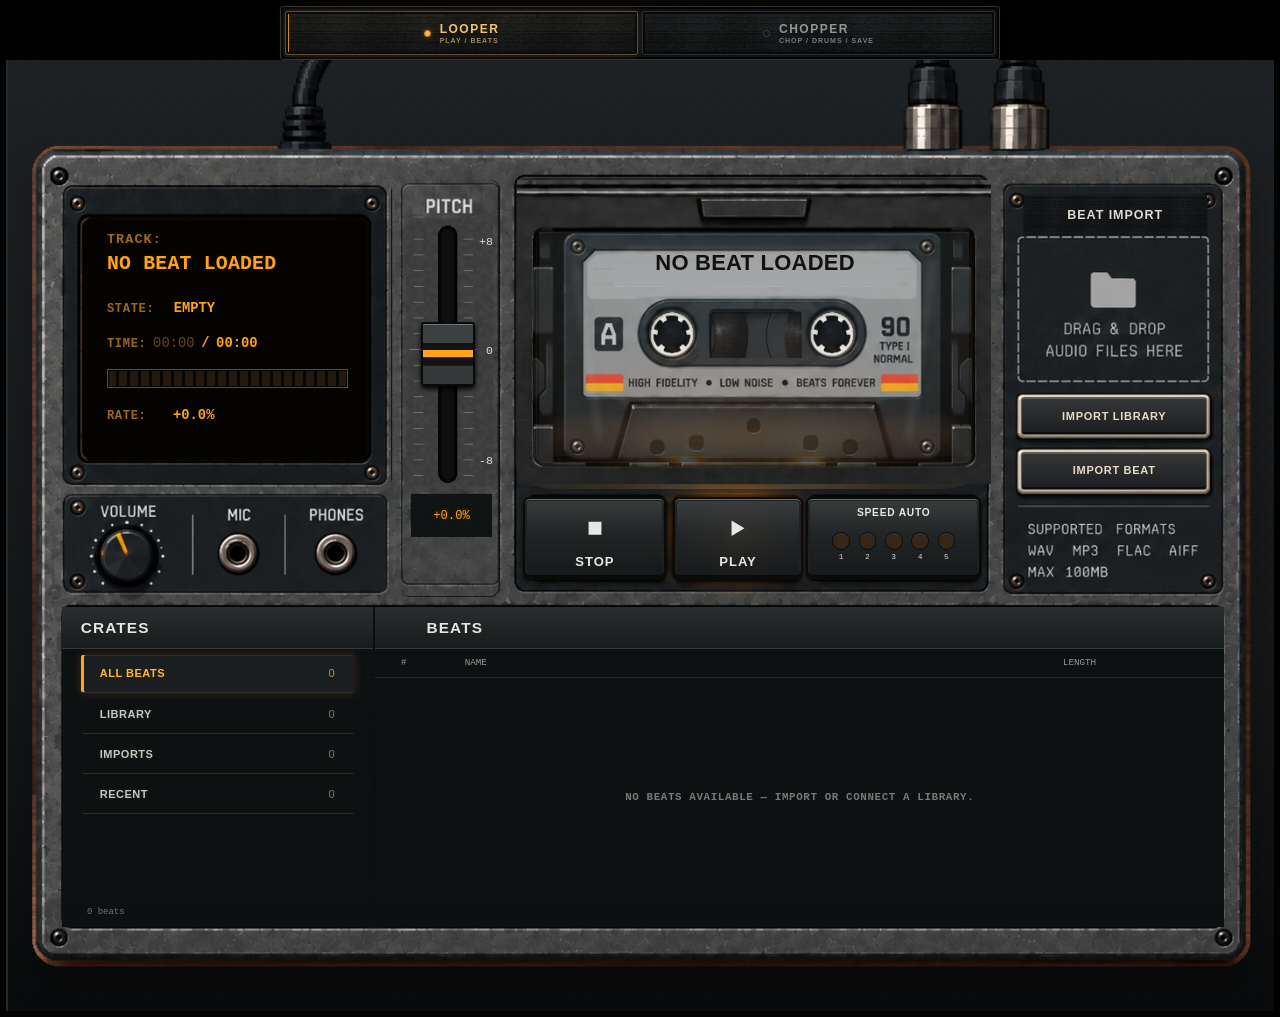
<file: index.html>
<!doctype html>
<html lang="fr">
<head>
<meta charset="utf-8">
<meta name="viewport" content="width=device-width,initial-scale=1,viewport-fit=cover">
<meta name="theme-color" content="#141618">
<meta name="referrer" content="no-referrer">
<title>Scratch Practice Station</title>
<link rel="manifest" href="manifest.json">
<link rel="stylesheet" href="./css/tokens.css">
<link rel="stylesheet" href="./css/shared.css">
<link rel="stylesheet" href="./css/base.css?v=clean-tape-modes-190926-6">
<link rel="stylesheet" href="./css/looper.css?v=cabin-lamps-200926-28">
<link rel="stylesheet" href="./css/clean-ui.css">
<link rel="stylesheet" href="./css/chopper-drum-controls.css">
<link rel="stylesheet" href="./css/chopper-deck-texture.css" data-chopper-deck-texture="1">
</head>
<body>
<div id="appBootError" role="alert" aria-live="assertive"></div>
<div class="app">
<div class="machine">
  <div class="compatHidden" aria-hidden="true">
    <div class="stableBrand">
      <div class="stableBrandMark">SP</div>
      <div class="stableBrandName">SCRATCH PRACTICE</div>
    </div>

    <div class="headerDeckPill">
      <div class="headerDeckIcon" aria-hidden="true"></div>
      <div class="headerDeckText">
        <div id="deckTrack" class="headerDeckTitle">NO BEAT LOADED</div>
        <div id="deckInfo" class="headerDeckMeta">IMPORT A WAV/MP3 TO START.</div>
      </div>
      <button id="headerCrateToggle" class="headerDeckCaret" type="button" aria-label="Ouvrir la beat crate">▾</button>
    </div>
  </div>

  <div class="tabs mainModeTabs" role="tablist" aria-label="Main workstation mode">
    <button class="tab active" data-tab="looper" type="button" role="tab" aria-selected="true">
      <span class="tabLed"></span>
      <span class="tabCopy"><b>LOOPER</b><small>PLAY / BEATS</small></span>
    </button>
    <button class="tab" data-tab="chopper" type="button" role="tab" aria-selected="false">
      <span class="tabLed"></span>
      <span class="tabCopy"><b>CHOPPER</b><small>CHOP / DRUMS / SAVE</small></span>
    </button>
  </div>

  <!-- LOOPER -->
  <section id="looper" class="screen active">
    <div class="looper66Shell">
      <div class="looper66Workspace">
        <img class="looper66RearCables" src="assets/looper-ui/120927/rear-cables.webp" width="1448" height="1086" alt="" aria-hidden="true" draggable="false">
        <img class="looper66DeckShell" src="assets/looper-ui/120927/deck-shell.webp" width="1448" height="1086" alt="" aria-hidden="true" draggable="false">
        <img class="looper66CassetteSupport" src="assets/looper-ui/120927/reader-mechanism.webp" width="550" height="366" alt="" aria-hidden="true" draggable="false">
        <img class="looper66ReadoutPanel" src="assets/looper-ui/120927/readout-panel.webp" width="380" height="355" alt="" aria-hidden="true" draggable="false">
        <section class="panel looperMainPanel" aria-label="Deck cassette du Looper">
          <div id="looperDropzoneBtn" class="cassetteDeck" role="group" aria-label="Lecteur cassette et commandes du looper">
            <div class="cassetteMechanism" aria-hidden="true">
              <img class="cassetteReel cassetteReelLeft" src="assets/looper-ui/120927/reel-animation.webp" width="64" height="64" alt="" draggable="false">
              <img class="cassetteReel cassetteReelRight" src="assets/looper-ui/120927/reel-animation.webp" width="64" height="64" alt="" draggable="false">
              <img class="cassetteTape" src="assets/looper-ui/120927/cassette.webp" width="435" height="262" alt="" draggable="false">
            </div>
            <span class="cassetteCabinLight" aria-hidden="true"></span>
            <img class="cassetteReferenceOverlay" src="assets/looper-ui/120927/cassette-reference-overlay.webp?v=symmetric-bezel-200926-8" width="542" height="347" alt="" aria-hidden="true" draggable="false">
            <span id="cassetteBeatName" class="cassetteBeatName">NO BEAT LOADED</span>
            <div class="deckReadout" role="status" aria-live="polite">
              <button id="deckReadoutTrack" class="deckReadoutTrack" type="button" popovertarget="deckTrackDetails" aria-label="Afficher le titre complet">NO BEAT LOADED</button>
              <div class="deckReadoutState"><small>STATE:</small><strong id="deckTransportState">EMPTY</strong></div>
              <div class="deckReadoutTime"><small>TIME:</small><span id="deckTimeCurrent">00:00</span><span>/</span><span id="deckTimeDuration">00:00</span></div>
              <div class="deckReadoutMeter" aria-hidden="true"><i id="deckProgressFill"></i></div>
              <div class="deckReadoutRateRow"><small>RATE:</small><strong id="deckSpeedReadout" class="deckReadoutRate">+0.0%</strong></div>
              <span id="deckReadoutHint" class="compatHidden">LOAD A BEAT TO START</span>
              <span class="compatHidden"><span id="deckSpeedEcho">100%</span><span id="deckAutoReadout">OFF</span><span id="autoLooperCompactStatus">OFF</span></span>
            </div>

            <div class="deckUtilityPanel">
              <div class="deckVolumeControl">
                <label for="deckVolume">VOLUME</label>
                <span class="deckVolumeKnob" aria-hidden="true"></span>
                <input id="deckVolume" type="range" min="0" max="100" step="1" value="100" aria-label="Volume du lecteur">
              </div>
              <div class="deckJack" aria-label="Entrée micro décorative"><span>MIC</span><i aria-hidden="true"></i></div>
              <div class="deckJack" aria-label="Prise casque décorative"><span>PHONES</span><i aria-hidden="true"></i></div>
            </div>

            <div id="deckPitchModule" class="deckPitchModule">
              <div class="deckPitchHeader">
                <label for="deckPitch">PITCH</label>
                <output id="deckPitchReadout" for="deckPitch">0.0%</output>
              </div>
              <input id="deckPitch" type="range" min="-8" max="8" step="0.1" value="0" aria-label="Pitch manuel du beat, moins huit à plus huit pour cent">
              <div class="deckPitchScale" aria-hidden="true"><span>-8</span><span>0</span><span>+8</span></div>
            </div>

            <aside class="looperImportDock" aria-label="Chargement des beats">
              <div class="deckImportTitle">BEAT IMPORT</div>
              <div class="deckDropHint" aria-hidden="true"><span>DRAG &amp; DROP<br>AUDIO FILES HERE</span></div>
              <button id="importFolderBtn" class="deckLoadKey" type="button"><strong>IMPORT LIBRARY</strong></button>
              <button id="importBeatsBtn" class="deckLoadKey" type="button"><strong>IMPORT BEAT</strong></button>
              <div class="deckImportMeta">WAV&nbsp;&nbsp;MP3&nbsp;&nbsp;FLAC&nbsp;&nbsp;AIFF<br>MAX 100MB</div>
            </aside>

            <div class="deckTransport" role="group" aria-label="Transport du Looper">
              <button id="stopBeat" class="deckHotspot" type="button" aria-label="Stop">
                <svg class="deckKeySymbol" viewBox="0 0 16 16" aria-hidden="true" focusable="false"><path d="M3 3h10v10H3z"/></svg>
                <span class="deckKeyLabel">STOP</span>
              </button>
              <button id="playBeat" class="deckHotspot" type="button" aria-label="Lecture">
                <svg class="deckKeySymbol" viewBox="0 0 16 16" aria-hidden="true" focusable="false"><path d="M3 2 13 8 3 14Z"/></svg>
                <span class="deckKeyLabel">PLAY</span>
              </button>
              <button id="autoLooperToggle" class="deckHotspot deckRateHotspot" type="button" aria-label="Speed Auto, plus un pour cent toutes les huit boucles" aria-pressed="false">
                <span class="deckKeyLabel">SPEED AUTO</span>
                <span class="deckRateVisualSegments" aria-hidden="true"><i></i><i></i><i></i><i></i><i></i></span>
                <span class="deckRateNumbers" aria-hidden="true"><i>1</i><i>2</i><i>3</i><i>4</i><i>5</i></span>
              </button>
            </div>

            <div id="beatImportStatus" class="beatImportStatus compatHidden" aria-live="polite">READY • IMPORT LIBRARY OR IMPORT BEAT</div>
          </div>
        </section>

        <section class="panel beatCratePanel" aria-label="Bibliothèque de beats">
          <section class="cratePanel" aria-label="Crates">
            <h3>CRATES</h3>
            <div id="crateFilters" class="crateFilters" role="group" aria-label="Filtrer les beats"></div>
            <span id="crateCount" class="crateCount" role="status">0 beat</span>
          </section>
          <section class="beatListPanel" aria-label="Liste des beats">
            <h3>BEATS</h3>
            <div class="beatListHeader" aria-hidden="true"><span>#</span><span>NAME</span><span>LENGTH</span></div>
            <div id="beatList" class="beatList" role="list"></div>
          </section>

          <div class="compatHidden" aria-hidden="true">
            <input id="librarySearch" type="search" aria-label="Rechercher un beat" placeholder="Rechercher un beat…">
            <select id="libraryOrder" aria-label="Trier les beats"><option value="name">Nom A–Z</option><option value="recent">Plus récents</option></select>
            <div id="library" class="library" role="region" aria-label="Beats disponibles"></div>
            <button id="prevBeat" type="button" aria-label="Beat précédent">Beat précédent</button>
            <button id="nextBeat" type="button" aria-label="Beat suivant">Beat suivant</button>
          </div>
        </section>
      </div>

      <div id="deckTrackDetails" popover role="dialog" aria-labelledby="deckTrackDetailsLabel">
        <strong id="deckTrackDetailsLabel">BEAT TITLE</strong>
        <p id="deckFullTrackName">NO BEAT LOADED</p>
        <button class="btn" type="button" popovertarget="deckTrackDetails" popovertargetaction="hide">CLOSE</button>
      </div>
      <input id="beatFiles" class="hidden" type="file" accept="audio/*" multiple>
      <input id="beatFolder" class="hidden" type="file" accept="audio/*" webkitdirectory multiple>
    </div>
  </section>

  <!-- CHOPPER -->
  <section id="chopper" class="screen">
    <div class="chopperStack samplerDeck">
      <div class="samplerTopRail" aria-hidden="true">
        <div class="samplerIdentity">
          <span class="samplerModel">CHOPPER 16</span>
          <strong>SAMPLE WORKSTATION</strong>
          <small>SCRATCH PRACTICE</small>
        </div>
        <div class="samplerRailMeta">
          <span>16 PADS</span>
          <span>4 BARS</span>
          <span>LOCAL AUDIO</span>
        </div>
      </div>

      <div class="samplerUpperDeck">
        <div class="panel samplerControlModule chopTransportPanel">
          <div class="title stableTitle"><span>SAMPLE CONTROL <i class="blueLed"></i></span><span class="titleMeta">LOAD / EDIT</span></div>

          <div class="samplerActionRow">
            <button id="playDrumsOnly" class="btn blue">DRUMS</button>
            <button id="autoMarkers" class="btn">AUTO CHOP</button>
          </div>
          <div id="chopStatus" class="status" aria-live="polite">READY</div>
          <div id="beatSaveStatus" class="status saveBeatStatus">SAVE rend la grille actuelle puis écrit un WAV.</div>
          <div class="spaceHint">ESPACE = PLAY / STOP</div>
          <input id="sampleFile" class="hidden" type="file" accept="audio/*">
          <input id="waveZoom" class="hidden" type="range" min="1" max="24" step="1" value="1">

          <details class="advancedBox">
            <summary>FINE SETTINGS</summary>
            <div class="samplerSelectRow fineSettingsSelectRow">
              <div><label>CHOPS</label><select id="sliceCount"><option value="4">4</option><option value="8">8</option><option value="12">12</option><option value="16" selected>16</option></select></div>
              <div><label>SNAP</label><select id="snapMode"><option value="transient">TRANSIENT</option><option value="grid">GRID</option><option value="free">FREE</option></select></div>
            </div>
            <div class="grid2 advancedInner">
              <div><label>GRID PRECISION</label><select id="gridDivision"><option value="0.25">1/4 beat</option><option value="0.125">1/8 beat</option><option value="0.0625" selected>1/16 beat</option><option value="0.03125">1/32 beat</option></select></div>
              <div><label>TRANSIENT RANGE</label><select id="transientRadius"><option value="20">20 ms</option><option value="40">40 ms</option><option value="80" selected>80 ms</option><option value="120">120 ms</option><option value="200">200 ms</option></select></div>
            </div>
          </details>

          <div class="samplerControlLegend">wheel = zoom • drag chop = free placement</div>
        </div>

        <div class="panel chopperMainPanel samplerScreenModule">
          <div class="grid4 samplerTransportButtons samplerDisplayActions" role="group" aria-label="Transport du Chopper">
            <button id="previewFlip" class="btn primary">PLAY</button>
            <button id="loadSampleBtn" class="btn primary">LOAD SAMPLE</button>
            <button id="stopFlip" class="btn">STOP</button>
            <button id="addFlipLibrary" class="btn good">SAVE BEAT</button>
          </div>

          <div class="title stableTitle"><span>SAMPLE DISPLAY <i class="blueLed"></i></span><span class="titleMeta">WAVE / CHOPS</span></div>

          <div class="samplerDisplayBody">
            <div class="sampleKnob samplePitchKnob" data-range-knob="samplePitch">
              <label for="samplePitch">PITCH</label>
              <div class="sampleKnobControl">
                <span class="sampleKnobFace" aria-hidden="true"></span>
                <input id="samplePitch" class="sampleKnobInput" type="range" min="-6" max="6" step="1" value="0" aria-label="Pitch du sample">
              </div>
              <span id="samplePitchReadout" class="sampleKnobReadout">0 st</span>
            </div>

            <div class="wavewrap largeWave samplerScreen">
              <canvas id="waveCanvas" width="1500" height="210"></canvas>
              <canvas id="playheadCanvas" width="1500" height="210" aria-hidden="true"></canvas>
              <div class="waveScrollbar">
                <input id="waveScroll" type="range" min="0" max="1000" step="1" value="0" aria-label="Scroll sample waveform">
              </div>
            </div>

            <div class="friendlyControls sampleTempoControl">
              <div><label for="sampleBpm">TEMPO</label><input id="sampleBpm" type="number" min="40" max="200" step="0.1" value="90"></div>
            </div>

            <div class="sampleKnob sampleVolumeKnob" data-range-knob="sampleVolume">
              <label for="sampleVolume">SAMPLE VOL</label>
              <div class="sampleKnobControl">
                <span class="sampleKnobFace" aria-hidden="true"></span>
                <input id="sampleVolume" class="sampleKnobInput" type="range" min="0" max="100" step="1" value="80" aria-label="Volume du sample">
              </div>
              <span id="sampleVolumeReadout" class="sampleKnobReadout">80%</span>
            </div>

            <div class="sampleKnob punchKnob punchFx" data-range-knob="punchMode">
              <label for="punchMode">PUNCH</label>
              <div class="sampleKnobControl">
                <span class="sampleKnobFace" aria-hidden="true"></span>
                <input id="punchMode" class="sampleKnobInput" type="range" min="0" max="3" step="1" value="1" aria-label="Punch master OFF, WARM, KNOCK ou HARD">
              </div>
              <span id="punchDesc" class="sampleKnobReadout">WARM</span>
            </div>
          </div>

          <div id="sampleInfo" class="status samplerSampleInfo">Charge un sample, place tes chops et joue.</div>
          <div class="help sampleConditionHelp">AUTO CONDITION • coupe le rumble et crée du headroom uniquement si le sample arrive trop HOT/DENSE. Aucun boost automatique.</div>
        </div>
      </div>

      <div class="samplerPerformanceDeck">
        <div class="panel padsPanel samplerPadsModule">
          <div class="title compactTitle samplerSectionTitle">CHOP PADS <span class="titleMeta">01–16</span></div>
          <div id="pads" class="pads"></div>
          <div class="samplerModuleHint">Tap a pad to audition from that chop to the end.</div>
        </div>

        <div class="panel gridPanel samplerSequenceModule">
          <div class="samplerSequenceHead">
            <div class="title compactTitle samplerSectionTitle">SEQUENCE <span class="titleMeta">4 BARS / 8TH</span></div>
            <div class="sequenceActions" role="group" aria-label="Pages de mesures du séquenceur">
              <button id="sequencePage12" class="btn sequencePageTab active" data-sequence-page="0" type="button" aria-pressed="true" aria-label="Afficher les mesures 1 et 2">1–2</button>
              <button id="sequencePage34" class="btn sequencePageTab" data-sequence-page="1" type="button" aria-pressed="false" aria-label="Afficher les mesures 3 et 4">3–4</button>
              <button id="clearGrid" class="btn">CLEAR GRID</button>
            </div>
          </div>
          <div class="loopGridWrap">
            <div class="sampleTimelineStack">
              <canvas id="sampleTimelineCanvas" width="830" height="86" aria-label="Timeline du sample, mesures 1 à 2">Sample timeline</canvas>
              <canvas id="sampleTimelinePlayheadCanvas" width="830" height="86" aria-hidden="true"></canvas>
            </div>
            <div id="loopGrid" class="matrixGrid"></div>
            <div id="drumPatternPreview" class="drumPatternPreview" aria-label="Aperçu nominal de la batterie répétée sur les quatre mesures"></div>
          </div>
          <div class="samplerModuleHint">1–2 / 3–4 = page • click = place • right click = clear • one chop per step.</div>
        </div>
      </div>

      <div class="panel controlPanel samplerDrumSection">
        <div class="title stableTitle"><span>DRUM MACHINE <i class="blueLed"></i></span><span class="titleMeta">GROOVE / OUTPUT</span></div>

        <div class="currentDrums">
          <div class="currentDrumsTitle">BATTERIE COURANTE</div>
          <div id="drumSelectionStatus">Pas encore sélectionnée — le premier PLAY en choisira une.</div>
          <div class="drumParts">
            <span id="currentKick">KICK —</span>
            <span id="currentSnare">SNARE —</span>
            <span id="currentHat">HAT —</span>
            <span id="currentPattern">PATTERN —</span>
          </div>
        </div>

        <div class="drumEditBox">
          <div class="drumEditHead">
            <div>
              <div class="currentDrumsTitle">EDIT GROOVE</div>
              <div class="help">1 mesure • clic = ajouter/enlever • molette sur une case = volume 10–100%</div>
            </div>
            <div class="drumEditActions">
              <select id="drumEditView" aria-label="Drum editor resolution">
                <option value="8">8TH</option>
                <option value="16" selected>16TH</option>
              </select>
              <div class="drumSelector drumQuickActions" role="group" aria-label="Drum generation and snare reverb">
                <div class="sampleKnob drumReverbKnob snareFx snareMixRow" data-range-knob="snareReverbMix">
                  <div class="snareFxHead"><label class="fxToggle" for="snareReverbMix">REVERB</label></div>
                  <div class="sampleKnobControl">
                    <span class="sampleKnobFace" aria-hidden="true"></span>
                    <input id="snareReverbMix" class="sampleKnobInput" type="range" min="0" max="70" step="1" value="25" aria-label="Snare reverb mix, zéro désactive la reverb">
                  </div>
                  <span id="snareReverbMixReadout" class="sampleKnobReadout">25%</span>
                </div>
                <button id="newDrums" class="btn blue">NEW DRUMS</button>
              </div>
              <button id="clearDrumEdits" class="btn">CLEAR DRUMS</button>
            </div>
          </div>
          <div id="drumEditor" class="drumEditor"></div>
          <div id="drumStatus" class="status drumEditStatus" aria-live="polite">READY</div>
          <input id="kickFolderFallback" class="hidden" type="file" accept="audio/*" webkitdirectory multiple>
          <input id="snareFolderFallback" class="hidden" type="file" accept="audio/*" webkitdirectory multiple>
          <input id="hatFolderFallback" class="hidden" type="file" accept="audio/*" webkitdirectory multiple>
        </div>
      </div>
    </div>
  </section>
</div>
</div>

<script src="./js/bootstrap.js"></script>
<script src="./js/core.js" defer></script>
<script src="./js/looper.js" defer></script>
<script src="./js/looper-view.js" defer></script>
<script src="./js/chopper.js" defer></script>
<script src="./js/drums.js" defer></script>
<script src="./js/events.js" defer></script>
<script src="./js/chopper-drum-controls.js" defer></script>
<script src="./js/chopper-wave-slices-core.js" defer></script>
<script src="./js/chopper-banks.js" defer></script>
<script src="./js/chopper-folder-reconnect.js" defer></script>
<script src="./js/chopper-wave-slices.js" defer></script>
</body>
</html>
</file>
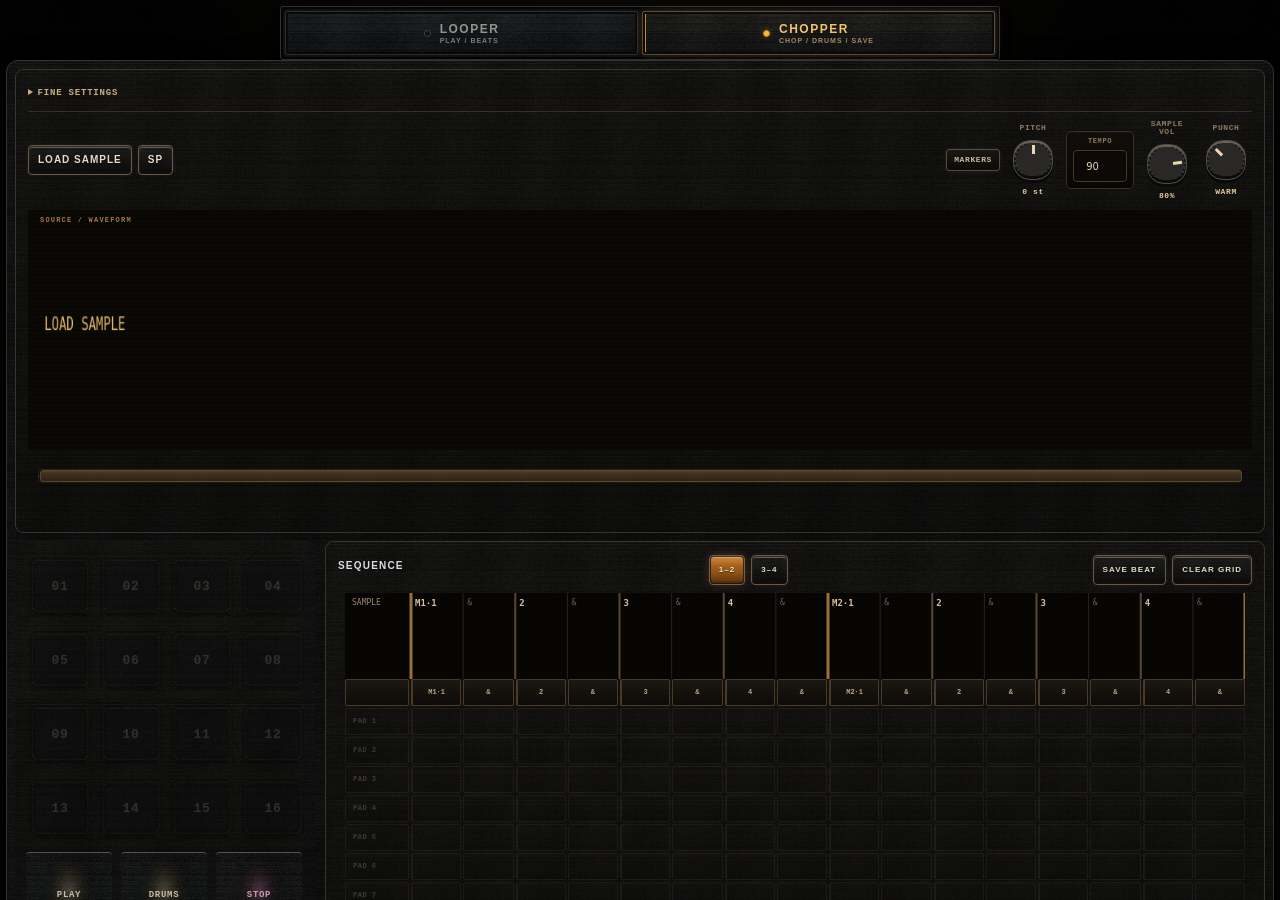
<file: mobile-chopper-poc.html>
<!doctype html>
<html lang="fr">
<head>
  <meta charset="utf-8">
  <meta name="viewport" content="width=device-width,initial-scale=1,viewport-fit=cover">
  <meta name="theme-color" content="#050403">
  <title>Looper666 — Mobile Chopper POC</title>
  <style>
    html,body{width:100%;height:100%;margin:0;overflow:hidden;background:#050403}
    #mobileChopperPocFrame{display:block;width:100%;height:100%;border:0;background:#050403}
    #mobileChopperPocError{position:fixed;inset:12px;display:none;z-index:2;padding:14px;border:1px solid #6f3d2c;background:#190d08;color:#f0c6aa;font:12px/1.5 ui-monospace,SFMono-Regular,Consolas,monospace;white-space:pre-wrap}
  </style>
</head>
<body>
  <div id="mobileChopperPocError" role="alert"></div>
  <iframe id="mobileChopperPocFrame" src="./index.html?mobile-chopper-poc=1" title="Looper666 mobile Chopper POC"></iframe>
  <script>
    (() => {
      const frame=document.getElementById("mobileChopperPocFrame");
      const errorBox=document.getElementById("mobileChopperPocError");

      function fail(error){
        errorBox.style.display="block";
        errorBox.textContent="MOBILE CHOPPER POC ERROR\n"+(error?.message||String(error));
      }

      frame.addEventListener("load",()=>{
        try{
          const doc=frame.contentDocument;
          const win=frame.contentWindow;
          if(!doc||!win)throw new Error("Impossible d'accéder au runtime Looper666.");

          const css=doc.createElement("link");
          css.rel="stylesheet";
          css.href="./css/mobile-chopper-poc.css";
          doc.head.appendChild(css);

          const script=doc.createElement("script");
          script.src="./js/mobile-chopper-poc.js";
          script.onload=()=>{
            try{
              if(typeof win.switchTab==="function")win.switchTab("chopper");
            }catch(error){ fail(error); }
          };
          script.onerror=()=>fail(new Error("Le script du POC mobile n'a pas pu être chargé."));
          doc.body.appendChild(script);
        }catch(error){
          fail(error);
        }
      });
    })();
  </script>
</body>
</html>
</file>
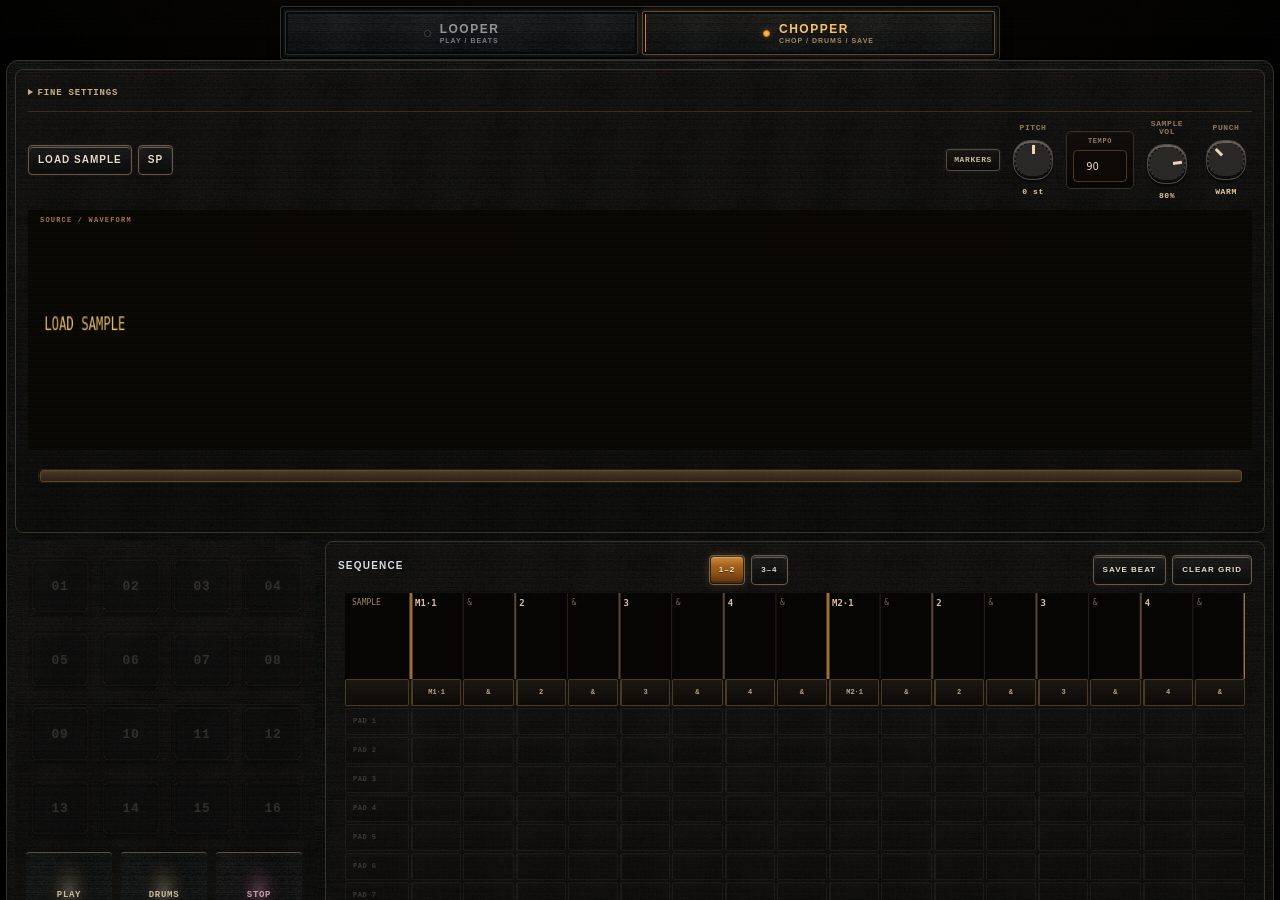
<file: poc/mobile-chopper.html>
<!doctype html>
<html lang="fr">
<head>
<meta charset="utf-8">
<meta name="viewport" content="width=device-width,initial-scale=1,viewport-fit=cover">
<title>POC Mobile Chopper — Slice Editor</title>
<style>
  html,body{margin:0;min-height:100%;background:#050403}
  #appFrame{display:block;width:100%;height:100dvh;border:0;background:#050403}
</style>
</head>
<body>
<iframe id="appFrame" src="../index.html" title="Looper666 mobile Chopper POC"></iframe>
<script>
(() => {
  "use strict";

  const frame=document.getElementById("appFrame");
  const MOBILE_QUERY="(max-width: 760px)";
  let baseline=[];
  let activeSlice=-1;
  let draggingBoundary=-1;

  frame.addEventListener("load",()=>{
    const win=frame.contentWindow;
    const doc=frame.contentDocument;
    if(!win||!doc)return;

    const style=doc.createElement("style");
    style.textContent=`
      @media (max-width:760px){
        #chopper .samplerControlLegend{display:none!important}
        #chopper .advancedBox .fineSettingsSelectRow>div:first-child{display:none!important}
        #chopper .wavewrap{cursor:pointer}
        #chopper .wavewrap:after{
          content:"TAP A SLICE TO EDIT";
          position:absolute;right:8px;bottom:8px;z-index:5;
          padding:4px 6px;border:1px solid #5f4930;border-radius:3px;
          color:#e2ad5f;background:rgba(4,3,2,.8);
          font:800 8px/1 ui-monospace,SFMono-Regular,Consolas,monospace;
          letter-spacing:.5px;pointer-events:none
        }
        .mobileSliceBackdrop{
          position:fixed;inset:0;z-index:5000;display:none;
          align-items:flex-end;background:rgba(0,0,0,.72);backdrop-filter:blur(2px)
        }
        .mobileSliceBackdrop.open{display:flex}
        .mobileSliceSheet{
          width:100%;max-height:92dvh;overflow:auto;
          padding:10px 10px calc(12px + env(safe-area-inset-bottom));
          border-top:1px solid #6e5638;background:#0a0907;
          box-shadow:0 -18px 50px rgba(0,0,0,.55)
        }
        .mobileSliceHead{display:grid;grid-template-columns:44px 1fr 44px;align-items:center;gap:8px;margin-bottom:8px}
        .mobileSliceNav,.mobileSliceClose,.mobileSliceBtn{
          min-height:42px;border:1px solid #443725;border-radius:4px;
          background:#17130e;color:#ead9b9;font:850 10px/1 Arial Narrow,Arial,sans-serif;
          letter-spacing:.8px;text-transform:uppercase
        }
        .mobileSliceTitle{text-align:center;color:#e2ad5f;font:900 12px/1 Arial Narrow,Arial,sans-serif;letter-spacing:1.2px}
        .mobileSliceSub{margin-top:4px;color:#87755d;font:800 8px/1 ui-monospace,SFMono-Regular,Consolas,monospace}
        .mobileSliceCanvasWrap{position:relative;border:1px solid #3c3021;border-radius:5px;overflow:hidden;background:#050403}
        #mobileSliceCanvas{display:block;width:100%;height:210px;touch-action:none}
        .mobileSliceHint{padding:6px 8px;color:#86745a;font:800 8px/1.35 ui-monospace,SFMono-Regular,Consolas,monospace;text-align:center}
        .mobileSliceTimes{display:grid;grid-template-columns:1fr 1fr;gap:8px;margin:8px 0}
        .mobileSliceTimeBox{padding:8px;border:1px solid #31291e;border-radius:4px;background:#0d0b08;text-align:center}
        .mobileSliceTimeBox small{display:block;color:#77664e;font:800 8px/1 ui-monospace,SFMono-Regular,Consolas,monospace}
        .mobileSliceTimeBox strong{display:block;margin-top:5px;color:#ead9b9;font:900 14px/1 ui-monospace,SFMono-Regular,Consolas,monospace}
        .mobileSliceNudges{display:grid;grid-template-columns:repeat(4,1fr);gap:6px}
        .mobileSliceActions{display:grid;grid-template-columns:1fr 1fr;gap:7px;margin-top:8px}
        .mobileSliceBtn.primary{border-color:#8c6735;background:#342411;color:#f3d79e}
        .mobileSliceBtn.reset{border-color:#63412d;color:#d9b18d}
        .mobileSliceBtn:active,.mobileSliceNav:active,.mobileSliceClose:active{transform:translateY(1px)}
        body.mobileSliceLocked{overflow:hidden!important}
      }
    `;
    doc.head.appendChild(style);

    const modal=doc.createElement("div");
    modal.className="mobileSliceBackdrop";
    modal.id="mobileSliceBackdrop";
    modal.innerHTML=`
      <div class="mobileSliceSheet" role="dialog" aria-modal="true" aria-labelledby="mobileSliceTitle">
        <div class="mobileSliceHead">
          <button class="mobileSliceNav" id="mobileSlicePrev" type="button" aria-label="Slice précédente">◀</button>
          <div>
            <div class="mobileSliceTitle" id="mobileSliceTitle">SLICE 01 / 16</div>
            <div class="mobileSliceSub" id="mobileSliceSub">AUTO CHOP BASELINE</div>
          </div>
          <button class="mobileSliceClose" id="mobileSliceClose" type="button" aria-label="Fermer">✕</button>
        </div>
        <div class="mobileSliceCanvasWrap">
          <canvas id="mobileSliceCanvas" width="900" height="420"></canvas>
          <div class="mobileSliceHint">DRAG START / END • manual edits stay free</div>
        </div>
        <div class="mobileSliceTimes">
          <div class="mobileSliceTimeBox"><small>START</small><strong id="mobileSliceStart">0.000 s</strong></div>
          <div class="mobileSliceTimeBox"><small>END</small><strong id="mobileSliceEnd">0.000 s</strong></div>
        </div>
        <div class="mobileSliceNudges">
          <button class="mobileSliceBtn" data-nudge="start:-0.005" type="button">START −5</button>
          <button class="mobileSliceBtn" data-nudge="start:0.005" type="button">START +5</button>
          <button class="mobileSliceBtn" data-nudge="end:-0.005" type="button">END −5</button>
          <button class="mobileSliceBtn" data-nudge="end:0.005" type="button">END +5</button>
        </div>
        <div class="mobileSliceActions">
          <button class="mobileSliceBtn primary" id="mobileSliceAudition" type="button">▶ AUDITION</button>
          <button class="mobileSliceBtn reset" id="mobileSliceReset" type="button">RESET SLICE</button>
          <button class="mobileSliceBtn" id="mobileSliceAuto" type="button">AUTO CHOP 16</button>
          <button class="mobileSliceBtn" id="mobileSliceNext" type="button">NEXT ▶</button>
        </div>
      </div>`;
    doc.body.appendChild(modal);

    const $=id=>doc.getElementById(id);
    const canvas=$("waveCanvas");
    const editorCanvas=$("mobileSliceCanvas");
    const editorCtx=editorCanvas.getContext("2d");

    function isMobile(){ return win.matchMedia(MOBILE_QUERY).matches; }
    function readMarkers(){
      try{return win.eval("markers.slice()");}catch{return [];}
    }
    function readBuffer(){
      try{return win.eval("sampleBuffer");}catch{return null;}
    }
    function snapshotBaseline(){
      const current=readMarkers();
      if(current.length===17)baseline=current.slice();
    }
    function forceSixteen(){
      const select=$("sliceCount");
      if(select)select.value="16";
    }
    function autoChop16(){
      forceSixteen();
      try{win.eval("autoPlaceMarkers()") }catch{}
      snapshotBaseline();
      if(activeSlice>=0)refreshEditor();
    }

    forceSixteen();

    const autoBtn=$("autoMarkers");
    if(autoBtn){
      autoBtn.addEventListener("click",()=>setTimeout(snapshotBaseline,0));
    }
    const sampleInput=$("sampleFile");
    if(sampleInput){
      sampleInput.addEventListener("change",()=>{
        forceSixteen();
        let tries=0;
        const timer=win.setInterval(()=>{
          tries++;
          const current=readMarkers();
          if(current.length===17){
            baseline=current.slice();
            win.clearInterval(timer);
          }else if(tries>80){
            win.clearInterval(timer);
          }
        },100);
      });
    }

    function sourceAtCanvasX(clientX){
      if(!canvas)return null;
      const rect=canvas.getBoundingClientRect();
      const ratio=Math.max(0,Math.min(1,(clientX-rect.left)/Math.max(1,rect.width)));
      try{
        return win.eval(`(()=>{const vw=viewWindow();return displayToSourceTime(vw.start+${ratio}*vw.dur)})()`);
      }catch{return null;}
    }

    function sliceAtSource(sec){
      const m=readMarkers();
      if(!m.length||sec===null)return -1;
      for(let i=0;i<m.length-1;i++){
        if(sec>=m[i] && (sec<m[i+1] || i===m.length-2))return i;
      }
      return -1;
    }

    function openSlice(index){
      const m=readMarkers();
      if(index<0||index>=m.length-1)return;
      activeSlice=index;
      if(baseline.length!==m.length)baseline=m.slice();
      modal.classList.add("open");
      doc.body.classList.add("mobileSliceLocked");
      refreshEditor();
    }

    function closeSlice(){
      modal.classList.remove("open");
      doc.body.classList.remove("mobileSliceLocked");
      draggingBoundary=-1;
    }

    function editorWindow(){
      const m=readMarkers();
      const buffer=readBuffer();
      if(!buffer||activeSlice<0||activeSlice>=m.length-1)return null;
      const start=m[activeSlice],end=m[activeSlice+1];
      const span=Math.max(.001,end-start);
      const left=Math.max(0,start-span*.55);
      const right=Math.min(buffer.duration,end+span*.55);
      return {m,buffer,start,end,left,right,dur:Math.max(.001,right-left)};
    }

    function drawEditor(){
      const state=editorWindow();
      const w=editorCanvas.width,h=editorCanvas.height;
      editorCtx.clearRect(0,0,w,h);
      editorCtx.fillStyle="#050403";
      editorCtx.fillRect(0,0,w,h);
      if(!state)return;

      const {buffer,start,end,left,right,dur}=state;
      const data=buffer.getChannelData(0),sr=buffer.sampleRate;
      const first=Math.max(0,Math.floor(left*sr));
      const last=Math.min(data.length,Math.ceil(right*sr));
      const center=h/2;
      editorCtx.strokeStyle="#d7a455";
      editorCtx.lineWidth=2;
      editorCtx.beginPath();
      for(let x=0;x<w;x++){
        const a=first+Math.floor((last-first)*x/w);
        const b=Math.min(last,first+Math.ceil((last-first)*(x+1)/w));
        let min=1,max=-1;
        for(let i=a;i<b;i+=Math.max(1,Math.floor((b-a)/12))){
          const v=data[i]||0;if(v<min)min=v;if(v>max)max=v;
        }
        editorCtx.moveTo(x,center-max*(h*.37));
        editorCtx.lineTo(x,center-min*(h*.37));
      }
      editorCtx.stroke();

      const xStart=(start-left)/dur*w;
      const xEnd=(end-left)/dur*w;
      editorCtx.fillStyle="rgba(226,173,95,.10)";
      editorCtx.fillRect(xStart,0,Math.max(1,xEnd-xStart),h);

      function handle(x,label,align){
        editorCtx.strokeStyle="#ff795a";
        editorCtx.lineWidth=5;
        editorCtx.beginPath();editorCtx.moveTo(x,0);editorCtx.lineTo(x,h);editorCtx.stroke();
        editorCtx.fillStyle="#ff795a";
        editorCtx.beginPath();
        editorCtx.moveTo(x,0);editorCtx.lineTo(x+(align<0?-18:18),0);editorCtx.lineTo(x,24);editorCtx.closePath();editorCtx.fill();
        editorCtx.fillStyle="#f7dec0";
        editorCtx.font="900 24px monospace";
        editorCtx.textAlign=align<0?"right":"left";
        editorCtx.fillText(label,x+(align<0?-12:12),46);
      }
      handle(xStart,"START",1);
      handle(xEnd,"END",-1);
    }

    function refreshEditor(){
      const m=readMarkers();
      if(activeSlice<0||activeSlice>=m.length-1)return;
      $("mobileSliceTitle").textContent=`SLICE ${String(activeSlice+1).padStart(2,"0")} / ${m.length-1}`;
      $("mobileSliceStart").textContent=`${m[activeSlice].toFixed(3)} s`;
      $("mobileSliceEnd").textContent=`${m[activeSlice+1].toFixed(3)} s`;
      const changed=baseline.length===m.length && (
        Math.abs(m[activeSlice]-baseline[activeSlice])>.0005 ||
        Math.abs(m[activeSlice+1]-baseline[activeSlice+1])>.0005
      );
      $("mobileSliceSub").textContent=changed?"MANUAL EDIT • RESET AVAILABLE":"AUTO CHOP BASELINE";
      drawEditor();
    }

    function moveBoundary(markerIndex,sec){
      try{win.eval(`moveMarker(${markerIndex},${Number(sec)},false)`) }catch{}
      refreshEditor();
    }

    function nudge(which,delta){
      const m=readMarkers();
      const markerIndex=which==="start"?activeSlice:activeSlice+1;
      if(markerIndex<0||markerIndex>=m.length)return;
      moveBoundary(markerIndex,m[markerIndex]+delta);
    }

    function resetSlice(){
      const m=readMarkers();
      if(baseline.length!==m.length||activeSlice<0)return;
      moveBoundary(activeSlice,baseline[activeSlice]);
      moveBoundary(activeSlice+1,baseline[activeSlice+1]);
      refreshEditor();
    }

    function changeSlice(delta){
      const m=readMarkers();
      if(!m.length)return;
      activeSlice=(activeSlice+delta+(m.length-1))%(m.length-1);
      refreshEditor();
    }

    if(canvas){
      canvas.addEventListener("pointerdown",ev=>{
        if(!isMobile()||!readBuffer())return;
        const sec=sourceAtCanvasX(ev.clientX);
        const slice=sliceAtSource(sec);
        if(slice<0)return;
        ev.preventDefault();
        ev.stopImmediatePropagation();
        openSlice(slice);
      },true);
    }

    editorCanvas.addEventListener("pointerdown",ev=>{
      const state=editorWindow();
      if(!state)return;
      const rect=editorCanvas.getBoundingClientRect();
      const ratio=Math.max(0,Math.min(1,(ev.clientX-rect.left)/Math.max(1,rect.width)));
      const sec=state.left+ratio*state.dur;
      const dStart=Math.abs(sec-state.start),dEnd=Math.abs(sec-state.end);
      draggingBoundary=dStart<=dEnd?activeSlice:activeSlice+1;
      editorCanvas.setPointerCapture(ev.pointerId);
      ev.preventDefault();
    });
    editorCanvas.addEventListener("pointermove",ev=>{
      if(draggingBoundary<0)return;
      const state=editorWindow();
      if(!state)return;
      const rect=editorCanvas.getBoundingClientRect();
      const ratio=Math.max(0,Math.min(1,(ev.clientX-rect.left)/Math.max(1,rect.width)));
      moveBoundary(draggingBoundary,state.left+ratio*state.dur);
      ev.preventDefault();
    });
    editorCanvas.addEventListener("pointerup",()=>{draggingBoundary=-1});
    editorCanvas.addEventListener("pointercancel",()=>{draggingBoundary=-1});

    $("mobileSliceClose").addEventListener("click",closeSlice);
    $("mobileSlicePrev").addEventListener("click",()=>changeSlice(-1));
    $("mobileSliceNext").addEventListener("click",()=>changeSlice(1));
    $("mobileSliceAuto").addEventListener("click",autoChop16);
    $("mobileSliceReset").addEventListener("click",resetSlice);
    $("mobileSliceAudition").addEventListener("click",()=>{
      try{win.eval(`previewSlice(${activeSlice})`) }catch{}
    });
    modal.addEventListener("click",ev=>{if(ev.target===modal)closeSlice()});
    modal.querySelectorAll("[data-nudge]").forEach(button=>{
      button.addEventListener("click",()=>{
        const [which,delta]=button.dataset.nudge.split(":");
        nudge(which,Number(delta));
      });
    });

    win.addEventListener("resize",()=>{if(modal.classList.contains("open"))refreshEditor()});
  });
})();
</script>
</body>
</html>
</file>
<file: css/tokens.css>
/* Shared design tokens only. Component selectors and layout do not belong here. */

:root {
  /* Core UI */
  --line: #252b30;
  --accent: #e2ad5f;
  --accent-secondary: #b87349;
  --amber: #e2ad5f;

  /* Typography */
  --font-ui: ui-sans-serif,system-ui,-apple-system,BlinkMacSystemFont,"Segoe UI",sans-serif;
  --font-mono: "Cascadia Mono","SFMono-Regular",Menlo,Consolas,"Liberation Mono",monospace;
  --font-condensed: "Aptos Narrow","Arial Narrow","Roboto Condensed","Helvetica Neue",Arial,var(--font-ui);

  /* Shared physical surface */
  --deck-key-text: #e8dcc5;
  --deck-key-edge: #62594c;
  --deck-key-surface: linear-gradient(#62594c 0 1px,rgba(48,43,35,.28) 1px,rgba(5,5,4,.42) calc(100% - 3px),#0b0b09 calc(100% - 3px)),var(--deck-texture) center/128px repeat,#141411;
  --deck-texture: url("../assets/deck-black-ui-texture.png");
}
</file>
<file: css/shared.css>
/* Shared document and UI primitives. Domain-specific presentation belongs elsewhere. */

* {
  box-sizing: border-box;
}

html {
  background-color: #050403 !important;
}

body {
  background-color: #050403 !important;
  min-height: 100vh;
  margin: 0 !important;
  color: #e7eaed !important;
  background-image: radial-gradient(circle at 50% -15%,rgba(226,173,95,.055),transparent 31%),
    linear-gradient(180deg,rgba(0,0,0,.18),rgba(0,0,0,.47)),
    var(--deck-texture) !important;
  background-size: auto,auto,256px 256px !important;
  background-repeat: no-repeat,no-repeat,repeat !important;
  background-blend-mode: normal,normal,soft-light !important;
  font-family: Inter,system-ui,-apple-system,BlinkMacSystemFont,"Segoe UI",sans-serif !important;
}

body:before {
  content: "";
  position: fixed;
  inset: 0;
  pointer-events: none;
  z-index: 999;
  background: repeating-linear-gradient(0deg,transparent 0 3px,rgba(255,255,255,.018) 3px 4px),
    repeating-linear-gradient(90deg,transparent 0 7px,rgba(255,255,255,.012) 7px 8px);
  mix-blend-mode: screen;
  opacity: .015 !important;
}

input, select {
  font: inherit;
}

button {
  font: inherit;
  cursor: pointer;
}

.screen {
  position: relative;
  display: none;
  z-index: 1;
}

.screen.active {
  display: block;
}

.panel {
  position: relative;
  min-width: 0;
  padding: 16px;
  border: 1px solid var(--line) !important;
  border-radius: 6px !important;
}

.panel:before {
  content: "";
  position: absolute;
  left: 0;
  top: 0;
  bottom: 0;
  width: 2px;
  background: #22292d;
}

.title {
  display: flex;
  align-items: center;
  gap: 9px;
  margin: 0 0 14px;
  padding: 0;
  border-bottom: 0;
  font: 900 12px/1 var(--font-condensed);
  letter-spacing: 1px;
  text-transform: uppercase;
}

.title span {
  color: var(--accent);
  font: 800 9px/1 var(--font-mono);
  letter-spacing: 0;
  display: none;
}

label {
  display: block;
  margin: 10px 0 5px;
  font: 600 9px/1 var(--font-mono);
  text-transform: uppercase;
}

.help, input, select {
  width: 100%;
  min-height: 38px;
  border: 1px solid #343c41;
  border-radius: 4px;
  padding: 8px 10px;
  outline: none;
  background: #090c0e;
  font-size: 12px;
  transition: border-color .15s,box-shadow .15s;
}

input:focus, select:focus {
  outline: 1px solid #8b6838 !important;
  border-color: #765a34 !important;
  box-shadow: 0 0 0 2px rgba(226,173,95,.08);
}

select {
  color-scheme: dark;
}

input::placeholder {
  color: #4f585d;
}

input[type=range] {
  min-height: auto;
  padding: 0;
  border: 0;
  background: transparent;
  accent-color: var(--accent);
}

.hidden {
  display: none !important;
}

.grid2 {
  display: grid;
  grid-template-columns: repeat(2,minmax(0,1fr));
  gap: 9px;
}

.grid4 {
  display: grid;
  grid-template-columns: repeat(4,minmax(0,1fr));
  gap: 9px;
}

.btn {
  padding: 9px 12px;
  font: 850 10px/1 var(--font-condensed);
  letter-spacing: 1px;
  text-transform: uppercase;
  transition: transform .08s ease,background .12s,color .12s,border-color .12s;
}

.btn:active {
  transform: translateY(1px);
}

.btn.primary:hover {
  background: #49351f;
}

.btn.danger {
  color: #ffd4d0;
  background: #2a1515;
  border-color: #69312e;
}

.btn:disabled {
  opacity: .36;
  cursor: not-allowed;
}

.display {
  position: relative;
  overflow: hidden;
  border: 1px solid #24485a;
  border-radius: 6px;
  padding: 18px;
  background: linear-gradient(180deg,rgba(27,103,140,.08),transparent),
    #06141b;
  box-shadow: inset 0 0 45px rgba(24,107,151,.11),
    0 12px 28px rgba(0,0,0,.18);
}

.display:after {
  content: "";
  position: absolute;
  inset: 0;
  pointer-events: none;
  background: repeating-linear-gradient(0deg,transparent 0 3px,rgba(89,197,246,.025) 3px 4px);
}

.status {
  position: relative;
  z-index: 1;
  min-height: 18px;
  font: 11px/1.5 var(--font-mono);
}

.advancedInner {
  margin-top: 8px;
}

@media (max-width:760px) {
  .grid4 {
    grid-template-columns: 1fr 1fr;
  }
}
</file>
<file: css/base.css>
/* Transitional mixed-domain stylesheet. Shared primitives live in shared.css. */

.chopperMainPanel:before {
  background: var(--accent-secondary);
}

.app {
  max-width: 1680px !important;
  background: transparent !important;
  margin: 0 auto !important;
  padding: 6px !important;
}

.machine {
  position: relative;
  overflow: hidden;
  grid-template-columns: minmax(0,1fr) !important;
  grid-template-areas: "top" "tabs" "content" !important;
  align-items: start !important;
  padding: 0 !important;
  border: 0 !important;
  border-radius: 0 !important;
  background: transparent !important;
  box-shadow: none !important;
}

.machine:before, .machine:after {
  display: none !important;
}

.stableBrand {
  align-items: center;
  gap: 16px;
}

.stableBrandMark {
  width: 42px;
  height: 44px;
  display: flex;
  align-items: center;
  justify-content: center;
  color: #f2d49b !important;
  font-size: 21px;
  font-weight: 1000;
  font-style: italic;
  letter-spacing: -4px;
  border: 1px solid #785932;
  background: linear-gradient(180deg,#3c2d1d,#20170f) !important;
  box-shadow: inset 0 1px rgba(255,232,188,.08),0 0 9px rgba(226,173,95,.08) !important;
}

.stableBrandName {
  font-size: 17px;
  font-weight: 600;
  letter-spacing: 5px;
  white-space: nowrap;
}

.headerDeckPill {
  grid-template-columns: 80px 1fr 30px !important;
  align-items: center !important;
  gap: 10px !important;
  min-height: 50px !important;
  padding: 0 12px !important;
  border: 1px solid #202a32 !important;
  border-radius: 6px !important;
}

.headerDeckTitle {
  color: #eef2f4 !important;
  font-size: 14px !important;
  font-weight: 600;
}

.headerDeckMeta {
  margin-top: 3px;
  color: #7c868e !important;
  font-size: 11px !important;
}

.headerDeckCaret {
  width: 28px;
  height: 32px;
  padding: 0 !important;
  border: 0 !important;
  background: transparent !important;
  color: #abb2b7 !important;
  font-size: 18px !important;
  text-align: right;
  cursor: pointer;
  transition: .12s ease;
}

.stableTitle, .compactTitle {
  margin: 0 !important;
  padding: 0 !important;
  border: 0 !important;
  color: #edf2f5 !important;
  font-size: 12px !important;
  font-weight: 700 !important;
  letter-spacing: .8px !important;
}

.stableTitle {
  display: flex !important;
  justify-content: space-between !important;
  align-items: center !important;
  min-height: 28px !important;
}

.stableTitle span {
  display: flex;
  align-items: center;
  gap: 8px;
}

.blueLed {
  width: 6px;
  height: 6px;
  display: inline-block;
  border-radius: 50%;
  border: 1px solid #5a4124;
  background: var(--accent);
  box-shadow: 0 0 6px rgba(226,173,95,.48);
}

label {
  font-size: 10px !important;
  letter-spacing: .35px !important;
}

input, select {
  border: 1px solid #3a3025 !important;
  border-radius: 4px !important;
  box-shadow: none !important;
}

.btn {
  min-height: 35px !important;
  border: 1px solid #27313a !important;
  border-radius: 4px !important;
}

.help, .status {
  font-size: 10px !important;
}

#clearGrid {
  float: right !important;
  margin-top: -31px !important;
  min-height: 28px !important;
}

.compatHidden {
  position: absolute !important;
  width: 1px !important;
  height: 1px !important;
  overflow: hidden !important;
  clip: rect(0 0 0 0) !important;
  white-space: nowrap !important;
}

@media (max-width:1240px) {
  .stableBrandName {
    letter-spacing: 3px;
  }
}

.mainModeTabs {
  position: relative;
  z-index: 1;
  grid-area: tabs !important;
  display: grid !important;
  grid-template-columns: 1fr 1fr !important;
  width: min(100%,720px) !important;
  max-width: 720px !important;
  margin: 0 auto !important;
  padding: 4px !important;
  gap: 4px !important;
  border: 1px solid #2d3233 !important;
  border-radius: 3px !important;
  background-color: #090b0c !important;
  box-shadow: inset 0 0 0 2px #030405,inset 0 1px 0 #3d4243,0 6px 12px rgba(0,0,0,.34) !important;
}

.mainModeTabs .tab {
  min-width: 0 !important;
  font: 900 11px/1 var(--font-condensed);
  letter-spacing: 1.6px;
  text-transform: uppercase;
  transition: .15s ease;
  min-height: 44px !important;
  display: flex !important;
  align-items: center !important;
  justify-content: center !important;
  gap: 9px !important;
  padding: 6px 14px !important;
  color: #8f9694 !important;
  border: 1px solid #292e2f !important;
  border-radius: 2px !important;
  background: linear-gradient(180deg,rgba(255,255,255,.025),rgba(0,0,0,.16)),var(--deck-texture) center/256px repeat,#101213 !important;
  box-shadow: inset 0 0 0 2px #070809,inset 0 1px 0 rgba(255,255,255,.035) !important;
  cursor: pointer !important;
}

.mainModeTabs .tab:hover {
  color: #d7dbd8 !important;
  border-color: #51595a !important;
  background-color: #171a1b !important;
}

.tabLed {
  width: 7px;
  height: 7px;
  flex: 0 0 auto;
  border: 1px solid #3f4545;
  border-radius: 50%;
  background: #16191a;
  box-shadow: inset 0 0 0 1px #080909;
}

.tab.active .tabLed {
  border-color: #b97622 !important;
  background: #ffad2f !important;
  box-shadow: 0 0 5px rgba(255,157,22,.32) !important;
}

.tabCopy {
  display: flex;
  flex-direction: column;
  align-items: flex-start;
  gap: 2px;
}

.tabCopy b {
  font-size: 12px;
  line-height: 1;
  letter-spacing: 1.5px;
}

.tabCopy small {
  color: #687170;
  font-size: 7px;
  font-weight: 800;
  line-height: 1;
  letter-spacing: 1px;
}

.tab.active .tabCopy small {
  color: #9b835f !important;
}

.titleMeta {
  color: #c5a36d !important;
  font-size: 8px;
  font-weight: 800;
  letter-spacing: .8px;
}

#looper, #chopper {
  position: relative;
  z-index: 1;
  grid-area: content !important;
  display: none !important;
  width: 100% !important;
  animation: tabFade .13s ease;
}

#looper.active, #chopper.active {
  display: block !important;
}

.headerDeckCaret:hover {
  border-radius: 4px !important;
  background: rgba(226,173,95,.06) !important;
  color: #f0d6aa !important;
}

#chopper .controlPanel {
  margin-top: 7px !important;
}

.gridPanel {
  padding: 10px 18px 14px !important;
}

.mainModeTabs .tab.active {
  color: #ece7de !important;
  border-color: #5a4934 !important;
  background: linear-gradient(180deg,rgba(255,170,45,.035),rgba(0,0,0,.16)),var(--deck-texture) center/256px repeat,#151718 !important;
  box-shadow: inset 0 0 0 2px #080909,inset 3px 0 #c77f20,inset 0 1px 0 rgba(255,255,255,.045) !important;
}

.mainModeTabs .tab.active b {
  color: #e7b969 !important;
}

@keyframes tabFade {
  from{opacity:.55;transform:translateY(2px)}
  to{opacity:1;transform:none}
}

/* Pixel-art Looper surface and controls. */

.headerDeckIcon {
  display: flex;
  width: 70px !important;
  height: 30px !important;
  align-items: center;
  justify-content: center;
  border-right: 1px solid #44341f;
  background: var(--accent) !important;
  box-shadow: 0 0 6px rgba(226,173,95,.48) !important;
  color: transparent !important;
  font-size: 14px;
  opacity: .72 !important;
  filter: saturate(.55) brightness(1.12) !important;
}

.title, .currentDrumsTitle, label {
  color: #d6dade !important;
}

.help, small {
  color: #747d85 !important;
}

input, select, .status {
  color: #d9dde0 !important;
  border-color: #2a3035 !important;
  background: #080a0c !important;
}

.btn {
  color: #cfd4d8 !important;
  border-color: #30363b !important;
  background: linear-gradient(180deg,#171b1e,#0e1114) !important;
  box-shadow: inset 0 1px 0 rgba(255,255,255,.025),
    0 2px 5px rgba(0,0,0,.18) !important;
}

.btn:hover {
  color: #f0f2f4 !important;
  border-color: #414b53 !important;
  background: linear-gradient(180deg,#1c2125,#111519) !important;
}

.btn.primary, .btn.blue, .btn.good {
  color: #f0d39c !important;
  border-color: #765a34 !important;
  background: linear-gradient(180deg,#3b2d1e,#211811) !important;
}

.wavewrap.largeWave, .loopGridWrap, .drumEditBox, .snareFx, .punchFx, .currentDrums {
  border-color: #352d24 !important;
  background: linear-gradient(180deg,#0b0907,#060504) !important;
}

.drumEditStep, .matrixRowLabel, .matrixHead, .matrixCorner {
  border-color: #3a3229 !important;
  background: linear-gradient(180deg,#1b1814,#0e0c09) !important;
  box-shadow: none !important;
}

.drumEditStep:hover {
  border-color: #735a3b !important;
}

.drumEditStep.active.kick, .drumEditStep.active.snare, .drumEditStep.active.hat, .matrixCell.active {
  color: #fff1d5 !important;
  border-color: #9a7038 !important;
  background: linear-gradient(145deg,#80552c,#4b301d 62%,#25170f) !important;
}

a, .blue {
  color: #e7b969 !important;
}

.panel, .headerDeckPill, .beatCratePanel, .currentDrums, .wavewrap.largeWave, .loopGridWrap, .drumEditBox, .snareFx, .punchFx, .btn, input, select, .status {
  background-image: linear-gradient(180deg,rgba(255,255,255,.02),rgba(0,0,0,.16)),
    var(--deck-texture) !important;
  background-size: auto,256px 256px !important;
  background-repeat: no-repeat,repeat !important;
  background-color: #0c0a08 !important;
  background-blend-mode: normal,soft-light !important;
}

.panel, .headerDeckPill, .beatCratePanel {
  border-color: #3a3025 !important;
  box-shadow: inset 0 1px 0 rgba(255,255,255,.018),
    0 10px 22px rgba(0,0,0,.18) !important;
}

.btn.primary, .btn.blue, .btn.good, .drumEditStep.active.kick, .drumEditStep.active.snare, .drumEditStep.active.hat, .matrixCell.active {
  box-shadow: inset 0 1px 0 rgba(255,255,255,.035),
    0 0 10px rgba(226,173,95,.10) !important;
}

/* --- Drum workstation layout --------------------------------------------- */
.controlPanel {
  grid-area: auto !important;
  display: grid !important;
  grid-template-columns: minmax(0,1fr) 305px !important;
  grid-template-areas:
    "title title"
    "selector fx"
    "current punch"
    "editor punch" !important;
  align-items: start;
  gap: 8px 14px !important;
  padding: 12px 16px !important;
}

.controlPanel > .stableTitle,
.controlPanel > .title:first-child {
  grid-area: title !important;
}

/* --- Groove selection / FX ------------------------------------------------ */
.drumSelector {
  grid-area: selector;
  display: grid;
  grid-template-columns: 1fr 135px;
  gap: 8px;
  align-items: end;
}

.snareFx,
.currentDrums,
.drumEditBox {
  border-width: 1px;
  border-style: solid;
  border-radius: 5px;
  box-shadow: none;
}

.snareFx {
  grid-area: fx;
  margin: 0;
  padding: 11px;
}

.punchFx {
  grid-area: punch;
  position: relative;
  z-index: 1;
  margin-top: 0;
}

.punchFx select {
  position: relative;
  z-index: 2;
  pointer-events: auto;
}

.snareFxHead {
  display: grid;
  grid-template-columns: minmax(0,1fr) 150px;
  gap: 10px;
  align-items: center;
}

.fxToggle {
  display: flex !important;
  align-items: center;
  gap: 8px;
  cursor: pointer;
  color: #9da8ad !important;
  font-size: 9px !important;
}

.fxToggle input {
  width: auto !important;
  min-height: auto;
  accent-color: var(--accent);
}

.snareMixRow {
  margin-top: 8px;
}

.snareMixRow label {
  display: flex;
  justify-content: space-between;
}

/* --- Current drum selection ---------------------------------------------- */
.currentDrums {
  grid-area: current;
  display: block;
  margin: 0;
  padding: 7px 9px;
}

.currentDrumsTitle {
  margin-bottom: 4px;
  font: 800 8px/1 var(--font-mono);
  letter-spacing: 1.2px;
}

#drumSelectionStatus {
  margin-bottom: 8px;
  color: #79848c !important;
  font: 9px/1.45 var(--font-mono);
}

.drumParts {
  display: flex;
  grid-template-columns: repeat(4,1fr);
  flex-wrap: wrap;
  gap: 5px 10px;
  margin-top: 5px;
}

.drumParts span {
  overflow: hidden;
  padding: 7px;
  border: 1px solid #243039;
  border-radius: 3px;
  color: #7ca6ba;
  background: #0b151a;
  font: 8px/1 var(--font-mono);
  white-space: nowrap;
  text-overflow: ellipsis;
}

/* --- Step editor ---------------------------------------------------------- */
.drumEditBox {
  grid-area: editor;
  margin: 0;
  padding: 11px;
}

.drumEditHead {
  display: flex;
  align-items: center;
  justify-content: space-between;
  gap: 12px;
  margin-bottom: 8px;
}

.drumEditHead .btn {
  padding: 6px 9px;
}

.drumEditActions {
  display: flex;
  align-items: center;
  gap: 6px;
}

.drumEditActions select {
  min-width: 74px;
}

.drumEditor {
  display: grid;
  min-width: 0;
  padding-top: 0;
  gap: 2px !important;
  overflow-x: auto;
}

.drumEditor.view16 {
  grid-template-columns: 62px repeat(16,minmax(18px,1fr));
}

.drumEditor.view8 {
  grid-template-columns: 62px repeat(8,minmax(26px,1fr));
}

.drumEditHeadStep,
.drumEditStep {
  min-height: 28px;
  border-radius: 2px;
}

.drumEditLibraryButton {
  align-self: center;
  justify-self: start;
  width: auto !important;
  min-width: 0 !important;
  min-height: 0 !important;
  margin: 0;
  padding: 3px 4px !important;
  border: 1px solid #2f3940;
  border-radius: 2px;
  color: #9ba7ad;
  background: #0b1115;
  box-shadow: none;
  font: 800 8px/1 var(--font-mono) !important;
  letter-spacing: .35px;
  white-space: nowrap;
}

.drumEditLibraryButton:hover {
  border-color: #54708b;
  color: #eef3f6;
  background: #111a20;
}

.drumEditLibraryButton:disabled {
  opacity: .55;
  cursor: wait;
}

.drumEditHeadStep {
  display: flex;
  align-items: center;
  justify-content: center;
  color: #546068;
  font: 700 7px/1 var(--font-mono);
}

.drumEditStep {
  min-width: 18px;
  border-width: 1px;
  border-style: solid;
  border-radius: 3px !important;
}

.drumEditStep.beat {
  border-left-color: #66727a;
}

.drumEditStep.active {
  position: relative;
  overflow: hidden;
  filter: brightness(calc(.56 + var(--stepVelocity,1) * .44));
}

.drumEditStep.active::before {
  content: "";
  position: absolute;
  left: 0;
  right: 0;
  bottom: 0;
  height: calc(var(--stepVelocity,1) * 100%);
  opacity: .22;
  background: #fff;
  pointer-events: none;
}

.drumEditStep.active::after {
  content: attr(data-velocity);
  position: absolute;
  inset: auto 1px 1px;
  z-index: 2;
  color: rgba(255,255,255,.82);
  font: 700 6px/1 var(--font-mono);
  letter-spacing: -.15px;
  text-align: center;
  pointer-events: none;
}

.drumEditStatus {
  min-height: 18px !important;
  margin-top: 8px;
  padding: 4px 6px !important;
  overflow: hidden;
  border: 0 !important;
  color: #7f8d96 !important;
  background: transparent !important;
  font: 800 8px/1.35 var(--font-mono);
  white-space: nowrap;
  text-overflow: ellipsis;
}

/* Component-owned responsive behavior. */
@media (max-width:1240px) {
  .controlPanel {
    grid-template-columns: minmax(0,1fr) 280px !important;
  }
}

@media (max-width:760px) {
  .drumParts {
    grid-template-columns: 1fr 1fr;
  }

  .snareFxHead {
    grid-template-columns: 1fr;
  }

  .drumEditBox {
    overflow-x: auto;
  }

  .drumEditor.view16 {
    min-width: 650px;
  }

  .drumEditor.view8 {
    min-width: 420px;
  }
}

@media (max-width:620px) {
  .controlPanel {
    grid-template-columns: minmax(0,1fr) !important;
    grid-template-areas:
      "title"
      "selector"
      "current"
      "editor"
      "fx"
      "punch" !important;
  }

  .punchFx {
    grid-area: punch;
    margin-top: 0;
  }

}

/* Shared rule now owned by Drum workstation. */

/* Boot failures stay visible even if application initialization stops early. */
#appBootError {
  display: none;
  position: fixed;
  z-index: 99999;
  left: 12px;
  right: 12px;
  bottom: 12px;
  padding: 10px 12px;
  border: 1px solid #6f3535;
  border-radius: 4px;
  color: #f2c9c9;
  background: rgba(22,8,8,.96);
  font: 700 10px/1.45 var(--font-mono);
  box-shadow: 0 10px 30px rgba(0,0,0,.45);
}

#appBootError.visible {
  display: block;
}

/* Header reflow. This replaces the old post-build overrides stylesheet. */
@media (max-width:1160px) {
  .stableBrand {
    grid-area: brand;
    min-width: 0;
  }

  .headerDeckPill {
    grid-area: deck;
    min-width: 0;
    width: 100% !important;
  }
}

@media (max-width:620px) {
  .stableBrandName {
    font-size: 13px;
    letter-spacing: 2px;
    white-space: normal;
  }

  .stableBrandMark {
    width: 36px;
    height: 38px;
  }

  .headerDeckPill {
    grid-template-columns: 58px minmax(0,1fr) 26px !important;
    padding: 0 8px !important;
  }

  .headerDeckIcon {
    width: 50px !important;
  }

}

/* Static tactile glow: visible enough to invite interaction, never animated. */
button:not(:disabled), .btn:not(:disabled) {
  filter: drop-shadow(0 0 2px rgba(226,173,95,.10)) !important;
  transition: filter .12s ease,border-color .12s ease,color .12s ease,
    transform .07s ease !important;
}

button:not(:disabled):hover, .btn:not(:disabled):hover,
#looper button:not(:disabled):hover, #looper .btn:not(:disabled):hover {
  filter: brightness(1.045) drop-shadow(0 0 4px rgba(226,173,95,.20)) !important;
}

button:not(:disabled):focus-visible, .btn:not(:disabled):focus-visible {
  outline-color: var(--accent) !important;
  filter: brightness(1.05) drop-shadow(0 0 5px rgba(226,173,95,.24)) !important;
}

button.active:not(:disabled), button[aria-pressed="true"]:not(:disabled),
.btn.active:not(:disabled) {
  filter: brightness(1.05) drop-shadow(0 0 5px rgba(212,134,67,.23)) !important;
}

@media (prefers-reduced-motion:reduce) {
  button:not(:disabled), .btn:not(:disabled) {transition:none !important}
}

/* --- Sampler chassis / composition -------------------------------------- */
#chopper .samplerDeck {
  --sampler-edge:#3b3228;
  display:grid;
  width:100%;
  border:1px solid #3a3027;
  border-radius:12px;
  box-shadow:inset 0 1px 0 rgba(255,255,255,.03),0 18px 38px rgba(0,0,0,.34);
}

.samplerTopRail {
  min-height:54px;
  display:flex;
  align-items:center;
  justify-content:space-between;
  gap:18px;
  padding:8px 14px;
  border:1px solid #362e26;
  border-radius:7px;
  background:linear-gradient(180deg,#1b1814,#0e0c09);
  box-shadow:inset 0 1px 0 rgba(255,255,255,.035),inset 0 -1px 0 rgba(0,0,0,.7);
}

.samplerIdentity {display:flex;align-items:baseline;gap:12px;min-width:0}
.samplerIdentity .samplerModel {color:#dfe4e8;font:900 17px/1 var(--font-condensed);letter-spacing:2.2px}
.samplerIdentity strong {color:#9a886d;font:800 9px/1 var(--font-mono);letter-spacing:1.1px}
.samplerIdentity small {color:#685b49!important;font:700 8px/1 var(--font-mono);letter-spacing:1px}
.samplerRailMeta {display:flex;gap:7px;flex-wrap:wrap;justify-content:flex-end}
.samplerRailMeta span {
  padding:5px 7px;border:1px solid #382f26;border-radius:2px;color:#918169;
  background:#0d0b09;font:800 7px/1 var(--font-mono);letter-spacing:.8px;
}

.samplerUpperDeck {
  display:grid;
  grid-template-columns:minmax(0,1.55fr) minmax(310px,.45fr);
  gap:10px;
}

#chopper .samplerDeck .panel {
  margin:0!important;
  border-color:var(--sampler-edge)!important;
  border-radius:8px!important;
}

#chopper .samplerDeck .panel:before {display:none!important}
#chopper .samplerDeck .stableTitle,#chopper .samplerDeck .compactTitle {
  min-height:24px!important;color:#d8dde1!important;font-size:10px!important;letter-spacing:1.2px!important;
}
#chopper .samplerDeck .stableTitle span {display:flex!important}
#chopper .samplerDeck .titleMeta {display:block!important;color:#a58c68!important;font:800 7px/1 var(--font-mono)!important;letter-spacing:.9px!important}

/* --- Screen + sample controls ------------------------------------------- */
.chopperMainPanel,.samplerControlModule {padding:12px!important}
.samplerScreenModule {min-width:0}
.samplerScreen {
  position:relative;
  min-height:278px!important;
  margin:2px 0 8px!important;
  padding:15px 10px 22px!important;
  overflow:hidden;
  border:2px solid #352d24!important;
  border-radius:5px!important;
  background:
    linear-gradient(rgba(226,173,95,.025) 1px,transparent 1px),
    linear-gradient(90deg,rgba(226,173,95,.025) 1px,transparent 1px),
    radial-gradient(circle at 50% 45%,#171109,#050403 72%)!important;
  background-size:22px 22px,22px 22px,auto!important;
  box-shadow:inset 0 0 30px rgba(0,0,0,.82),0 0 0 1px rgba(255,255,255,.015)!important;
}

.samplerScreen:before {
  content:"SOURCE / WAVEFORM";position:absolute;left:12px;top:7px;z-index:5;
  color:#a27b42;font:700 7px/1 var(--font-mono);letter-spacing:1.2px;pointer-events:none;
}
.samplerScreen:after {
  content:"";position:absolute;inset:0;z-index:2;pointer-events:none;
  background:repeating-linear-gradient(0deg,transparent 0 3px,rgba(226,173,95,.012) 3px 4px);
}
.samplerScreen canvas {position:relative;z-index:1}
#waveCanvas,#playheadCanvas {display:block;width:100%;height:240px!important}
#waveCanvas {touch-action:none;filter:saturate(1.18) brightness(.98) contrast(1.08)!important}
#playheadCanvas {position:absolute;inset:15px 10px auto;z-index:3;pointer-events:none;width:calc(100% - 20px)}
.waveScrollbar {position:absolute;left:10px;right:10px;bottom:7px;z-index:6;height:10px;display:flex;align-items:center}
.waveScrollbar input[type="range"] {width:100%;height:10px;margin:0;padding:0;appearance:none;-webkit-appearance:none;background:transparent;cursor:ew-resize}
.waveScrollbar input[type="range"]::-webkit-slider-runnable-track {height:4px;border:1px solid #4a3a29;border-radius:2px;background:#1c160f}
.waveScrollbar input[type="range"]::-webkit-slider-thumb {-webkit-appearance:none;width:34px;height:8px;margin-top:-3px;border:1px solid #a4855c;border-radius:2px;background:#695238}
.waveScrollbar input[type="range"]::-moz-range-track {height:4px;border:1px solid #4a3a29;border-radius:2px;background:#1c160f}
.waveScrollbar input[type="range"]::-moz-range-thumb {width:34px;height:8px;border:1px solid #a4855c;border-radius:2px;background:#695238}

.samplerSampleInfo,.saveBeatStatus {border-left:2px solid #6a5635!important;background:#090705!important;color:#a79373!important}
.saveBeatStatus.error {border-left-color:#8a3732!important;color:#d79892!important;background:#160c0c!important}
.saveBeatStatus.ok {border-left-color:#4b9b68!important;color:#a7ddb8!important}
.sampleConditionHelp {margin-top:6px!important;color:#63717a!important;font-size:8px!important;letter-spacing:.3px!important}
.samplerControlModule {display:flex;flex-direction:column;gap:10px}
.samplerActionRow,.samplerSelectRow {display:grid;grid-template-columns:1fr 1fr;gap:8px}
.samplerActionRow .btn {min-height:48px!important;font-size:10px!important;letter-spacing:.8px!important}
.samplerSelectRow>div,.friendlyControls>div {
  min-width:0;padding:9px;border:1px solid #382f26;border-radius:5px;
  background:linear-gradient(180deg,#100d0a,#080605);box-shadow:inset 0 1px 0 rgba(255,255,255,.018);
}
.friendlyControls {display:grid!important;grid-template-columns:1fr!important;gap:7px!important;margin:0!important}
.friendlyControls label,.samplerSelectRow label {display:flex!important;justify-content:space-between;gap:8px;margin-bottom:7px!important;color:#9ca6ad!important;font-size:8px!important;letter-spacing:.8px!important}
.friendlyControls input[type="range"] {width:100%;accent-color:var(--accent)}
.samplerControlModule select,.samplerControlModule input[type="number"] {min-height:34px!important}
.advancedBox {margin:0!important;padding:9px;border:1px solid #362d24!important;border-radius:5px;background:#080605!important}
.advancedBox summary {cursor:pointer;color:#74808a;font:800 8px/1 var(--font-mono);letter-spacing:.8px;text-transform:uppercase}
.advancedBox .advancedInner {margin-top:9px}
.samplerControlLegend {margin-top:auto;padding:7px 2px 1px;color:#526069;font:700 7px/1.4 var(--font-mono);letter-spacing:.45px;text-transform:uppercase}

/* --- 4x4 performance pads + sequence ------------------------------------ */
.samplerPerformanceDeck {display:grid;grid-template-columns:minmax(300px,.48fr) minmax(0,1.52fr);gap:10px;align-items:stretch}
.samplerPadsModule,.samplerSequenceModule {padding:12px!important}
.samplerSectionTitle {display:flex!important;align-items:center;justify-content:space-between!important;margin-bottom:8px!important}
.samplerSequenceHead {display:flex;align-items:center;justify-content:space-between;gap:10px}
.samplerSequenceHead .btn {min-height:30px!important;padding:5px 10px!important;font-size:8px!important}

.pads {display:grid;grid-template-columns:repeat(4,minmax(58px,1fr))!important;gap:10px!important;margin:0!important}
.pad {
  position:relative;min-height:74px!important;aspect-ratio:1;display:flex;align-items:flex-end;justify-content:flex-end;
  padding:10px!important;overflow:hidden;border:1px solid #51473c!important;border-radius:7px!important;
  color:#d8cec0!important;background:linear-gradient(145deg,#3d3933,#28231d 52%,#181410)!important;
  box-shadow:inset 0 1px 1px rgba(255,255,255,.08),inset 0 -3px 5px rgba(0,0,0,.42),0 5px 8px rgba(0,0,0,.30)!important;
  font:900 15px/1 var(--font-mono)!important;transition:transform .07s ease,border-color .1s ease,box-shadow .1s ease!important;
}
.pad:before {content:"PAD";position:absolute;left:9px;top:8px;color:#747b80;font:800 7px/1 var(--font-mono);letter-spacing:1px}
.pad:hover {border-color:#806541!important;color:#fff!important}
.pad.selected {outline:1px solid var(--amber);outline-offset:2px}
.pad.hit,.pad.active {
  transform:translateY(2px);border-color:#9a7038!important;color:#fff1d5!important;
  background:linear-gradient(145deg,#80552c,#4b301d 62%,#25170f)!important;
  box-shadow:inset 0 1px 1px rgba(255,239,204,.08),inset 0 0 14px rgba(226,173,95,.10),0 0 8px rgba(226,173,95,.11)!important;
}
.pad.unavailable {opacity:.28!important;cursor:default!important;filter:saturate(.35)!important;background:#15181b!important;border-color:#272d31!important}
.pad:disabled,.matrixRowLabel:disabled,.matrixCell:disabled {pointer-events:none!important}

.loopGridWrap {max-height:510px!important;margin:0!important;padding:7px!important;overflow:auto;border:2px solid #352d24!important;border-radius:5px;background:#060504!important;box-shadow:inset 0 0 20px rgba(0,0,0,.55)!important}
.matrixGrid {display:grid;min-width:830px!important;grid-template-columns:64px repeat(16,minmax(30px,1fr));grid-auto-rows:27px!important;gap:2px}
.matrixCorner,.matrixHead,.matrixRowLabel,.matrixCell {border-radius:2px!important}
.matrixCorner,.matrixHead {border:1px solid #352d24!important;background:#100d09!important;color:#9e896b!important}
.matrixHead {display:flex;align-items:center;justify-content:center;font:800 7px/1 var(--font-mono)}
.matrixRowLabel {display:flex;align-items:center;padding-left:7px;border:1px solid #3a3229!important;background:#15110d!important;color:#c4b39b!important;font:800 7px/1 var(--font-mono);letter-spacing:.5px}
.matrixCell {border:1px solid #332b22!important;background:linear-gradient(180deg,#17130f,#0c0907)!important;box-shadow:inset 0 1px 0 rgba(255,255,255,.015)!important}
.matrixHead.beatStart,.matrixCell.beatStart {border-left:2px solid #5e4932!important}
.matrixHead.barStart,.matrixCell.barStart {border-left:2px solid #9b7748!important}
.matrixCell:hover {border-color:#735a3b!important;background:#1b140d!important}
.matrixCell.active {border-color:#9a7038!important;background:linear-gradient(180deg,#80552c,#4b301d)!important;box-shadow:inset 0 0 8px rgba(226,173,95,.13)!important}
.matrixRowLabel.unavailable,.matrixCell.unavailable {opacity:.28!important;cursor:default!important;filter:saturate(.35)!important}
.samplerModuleHint {margin-top:8px;color:#9d8460!important;font:700 7px/1.4 var(--font-mono);letter-spacing:.35px;text-transform:uppercase}

/* --- Transport + integrated drum section -------------------------------- */
.chopTransportPanel {display:grid!important;grid-template-columns:110px minmax(360px,1fr) minmax(250px,360px)!important;align-items:center!important;gap:10px!important;padding:9px 12px!important}
.chopTransportPanel>.title {margin:0!important}
.samplerTransportButtons {display:grid!important;grid-template-columns:repeat(4,1fr)!important;gap:7px!important}
.samplerTransportButtons .btn {min-height:42px!important;font-size:9px!important;letter-spacing:.8px!important}
.chopTransportPanel .saveBeatStatus {margin:0!important;padding:8px 10px!important;font-size:8px!important}
.spaceHint {display:none!important}

#chopper .samplerDeck .btn {
  border-color:var(--deck-key-edge)!important;border-radius:4px!important;color:var(--deck-key-text)!important;
  background:linear-gradient(180deg,#29241e,#17130f)!important;
  box-shadow:inset 0 1px 0 rgba(255,255,255,.045),inset 0 -2px 0 rgba(0,0,0,.35),0 2px 4px rgba(0,0,0,.22)!important;
}
#chopper .samplerDeck .btn:hover {border-color:#807360!important;color:var(--deck-key-text)!important;background:linear-gradient(180deg,#29251e,#141310)!important}
#chopper .samplerDeck .btn:active {transform:translateY(1px)}
#chopper .samplerDeck .btn.primary,#chopper .samplerDeck .btn.blue,#chopper .samplerDeck .btn.good {border-color:var(--deck-key-edge)!important;color:var(--deck-key-text)!important}

.samplerDrumSection {margin-top:1px!important;border-top:1px solid #43372b!important;background:linear-gradient(180deg,#14110d,#080605)!important}

/* --- Responsive ---------------------------------------------------------- */
@media (max-width:1180px) {
  .samplerUpperDeck {grid-template-columns:1fr}
  .friendlyControls {grid-template-columns:repeat(3,minmax(0,1fr))!important}
  .samplerControlLegend {margin-top:0}
  .chopTransportPanel {grid-template-columns:100px 1fr!important}
  .chopTransportPanel .saveBeatStatus {grid-column:1/-1}
}

@media (max-width:1000px) {
  .samplerPerformanceDeck {grid-template-columns:1fr}
  .samplerPadsModule {max-width:620px;width:100%;justify-self:center}
  .pads {grid-template-columns:repeat(4,1fr)!important}
}

@media (max-width:760px) {
  #chopper .samplerDeck {padding:8px;gap:8px;border-radius:8px}
  .samplerTopRail {align-items:flex-start;flex-direction:column;gap:8px}
  .samplerIdentity {flex-wrap:wrap;gap:6px 10px}
  .friendlyControls {grid-template-columns:1fr!important}
  .samplerSelectRow {grid-template-columns:1fr 1fr}
  .samplerScreen {min-height:220px!important}
  #waveCanvas,#playheadCanvas {height:190px!important}
  .chopTransportPanel {grid-template-columns:1fr!important}
  .samplerTransportButtons {grid-template-columns:repeat(2,1fr)!important}
  .chopTransportPanel .saveBeatStatus {grid-column:auto}
}

@media (max-width:520px) {
  .samplerIdentity strong,.samplerIdentity small {display:none}
  .samplerRailMeta {justify-content:flex-start}
  .samplerActionRow,.samplerSelectRow {grid-template-columns:1fr}
  .pads {gap:7px!important}
  .pad {min-height:58px!important;padding:7px!important;border-radius:5px!important;font-size:12px!important}
  .pad:before {left:6px;top:6px;font-size:6px}
  .samplerSequenceHead {align-items:flex-start;flex-direction:column}
  .samplerSequenceHead .btn {width:100%}
}
</file>
<file: css/looper.css>
/* Looper 120927 — the approved mockup is the single static visual source.
   HTML owns every changing state: readout, pitch, cassette mechanics, transport,
   import actions, crates and beats. */

#looper{
  position:relative!important;
  --deck-amber:#ffa31a;
  --deck-amber-dim:#9b6728;
  --supply-reel-cycle:2.91s;
  --takeup-reel-cycle:1.46s;
}
#looper .looper66Shell{width:min(100%,1448px);margin-inline:auto;background:transparent}
#looper :is(.looper66RearCables,.looper66DeckShell){position:absolute;z-index:0;inset:0;width:100%;height:100%;object-fit:contain;object-position:center;pointer-events:none;user-select:none}
#looper .looper66DeckShell{background:linear-gradient(#121516 0 0) center 52%/92.5% 80.5% no-repeat;filter:drop-shadow(0 18px 16px rgba(0,0,0,.28))}
#looper .looper66CassetteSupport{position:absolute;z-index:0;top:11.79%;left:39.99%;width:37.98%;height:auto;pointer-events:none;user-select:none}
#looper .looper66ReadoutPanel{position:absolute;z-index:1;top:12.62%;left:4.14%;width:26.24%;height:auto;pointer-events:none;user-select:none}
#looper .looper66Workspace{
  position:relative;display:block!important;width:100%;aspect-ratio:1448/1086;overflow:hidden;
  background:
    radial-gradient(ellipse 62% 48% at 50% 46%,rgba(55,60,63,.48),transparent 72%),
    repeating-linear-gradient(135deg,rgba(255,255,255,.008) 0 1px,rgba(0,0,0,.008) 1px 3px),
    linear-gradient(180deg,#1d2022 0%,#141618 60%,#090a0b 100%);
}
#looper .looperMainPanel,#looper .beatCratePanel{
  position:absolute!important;z-index:3;inset:0;display:block!important;min-height:0!important;
  margin:0!important;padding:0!important;border:0!important;background:transparent!important;
  box-shadow:none!important;pointer-events:none;
}
#looper .cassetteDeck{
  position:absolute;inset:0;display:block;width:100%;height:100%;padding:0;border:0;
  background:transparent;box-shadow:none;pointer-events:auto;
}
#looper .cassetteDeck>*{position:absolute}

/* READOUT — fully masks the baked mockup state. */
#looper .deckReadout{
  z-index:20;top:16.30%;left:6.15%;width:22.65%;height:26.15%;min-height:0;overflow:hidden;
  border:0!important;border-radius:.45cqw;background:transparent!important;
  box-shadow:none!important;color:var(--deck-amber);font-family:var(--font-mono,monospace);
  pointer-events:none;
}
#looper .deckReadoutTrack{
  position:absolute;top:7%;left:8%;width:84%;min-height:0;max-height:none;margin:0;padding:0;overflow:hidden;
  border:0!important;background:transparent!important;color:var(--deck-amber)!important;
  font:600 clamp(11px,1.55vw,22px)/1.16 var(--font-mono,monospace)!important;letter-spacing:.01em;
  text-align:left!important;text-decoration:none!important;text-overflow:ellipsis;white-space:nowrap;
  cursor:pointer;pointer-events:auto;
}
#looper .deckReadoutTrack::before{content:"TRACK:";display:block;margin-bottom:.32em;color:var(--deck-amber-dim);font-size:.68em;font-weight:600;letter-spacing:.08em}
#looper :is(.deckReadoutState,.deckReadoutTime,.deckReadoutRateRow){
  position:absolute;left:8%;width:84%;display:flex;align-items:center;color:var(--deck-amber-dim);
  font:500 clamp(9px,1.08vw,16px)/1 var(--font-mono,monospace);
}
#looper .deckReadoutState{top:35%;gap:8%}
#looper .deckReadoutTime{top:49%;gap:.48em}
#looper .deckReadoutRateRow{top:78%;gap:11%}
#looper :is(.deckReadoutState,.deckReadoutTime,.deckReadoutRateRow) small{color:var(--deck-amber-dim)!important;font:600 .88em/1 var(--font-mono,monospace)!important;letter-spacing:.05em}
#looper :is(.deckReadoutState strong,.deckReadoutTime span,.deckReadoutRate){color:var(--deck-amber)!important;font:600 1em/1 var(--font-mono,monospace)!important}
#looper .deckReadoutTime span:nth-child(2){color:#65461f!important;font-weight:500!important}
#looper .cassetteDeck.playing #deckTransportState{text-shadow:0 0 7px rgba(255,159,28,.4)}
#looper .cassetteDeck.playing #deckTransportState::before{content:"▶ "}
#looper .deckReadoutMeter{position:absolute;top:62%;left:8%;width:84%;height:7.5%;overflow:hidden;border:1px solid #6e4b18;background:repeating-linear-gradient(90deg,#24190d 0 8px,#070706 8px 11px);box-shadow:inset 0 0 0 1px #020200}
#looper .deckReadoutMeter>i{display:block;width:0;height:100%;background:repeating-linear-gradient(90deg,#ffb13b 0 8px,transparent 8px 11px);box-shadow:0 0 5px rgba(255,159,22,.22)}

/* VOLUME — real gain control over the mockup location. */
#looper .deckUtilityPanel{
  z-index:22;top:45.30%;left:4.14%;width:26.24%;height:11.05%;border:0!important;
  background:url("../assets/looper-ui/120927/utility-panel.webp") center/contain no-repeat!important;box-shadow:none!important;pointer-events:none;
}
#looper .deckJack{display:none!important}
#looper .deckVolumeControl{position:absolute;inset:0 auto 0 0;width:40%;border:0;pointer-events:auto}
#looper .deckVolumeControl label{display:none}
#looper .deckVolumeKnob{
  --deck-volume-angle:126deg;position:absolute;left:24%;top:30%;width:55%;aspect-ratio:1;border:3px solid #070808;
  border-radius:50%;background:radial-gradient(circle at 39% 32%,#676a69 0 8%,#343839 9% 43%,#0b0d0e 44% 67%,#252829 68% 100%);
  box-shadow:inset 0 1px #8b8e8d,0 3px 7px #000;transform:rotate(var(--deck-volume-angle));
}
#looper .deckVolumeKnob::after{content:"";position:absolute;top:5%;left:47%;width:7%;height:31%;border-radius:2px;background:var(--deck-amber);box-shadow:0 0 4px rgba(255,158,22,.36)}
#looper #deckVolume{position:absolute;left:4%;top:0;width:78%;height:100%;min-width:44px;min-height:44px;opacity:0;cursor:grab}
#looper #deckVolume:active{cursor:grabbing}

/* PITCH — keep the real ±8 range and mask the baked mockup numbers. */
#looper .deckPitchModule{
  z-index:22;top:12.62%;left:30.94%;width:8.15%;height:43.74%;overflow:visible;border:0!important;
  background:url("../assets/looper-ui/120927/pitch-panel.webp") center/contain no-repeat!important;box-shadow:none!important;outline:0!important;pointer-events:none;
}
#looper .deckPitchHeader{position:absolute;inset:0;pointer-events:none}
#looper .deckPitchHeader label{display:none!important}
#looper .deckPitchHeader output{
  position:absolute;left:12%;bottom:14.2%;width:79%;height:10.2%;display:grid;place-items:center;margin:0;padding:0;border:0!important;
  background:#101313!important;color:var(--deck-amber)!important;font:500 clamp(8px,.95vw,14px)/1 var(--font-mono,monospace)!important;
  text-shadow:0 0 5px rgba(255,158,20,.25);
}
#looper .deckPitchScale{
  position:absolute;z-index:4;top:13.5%;right:8.5%;width:28%;height:55.4%;display:block!important;color:#deded9;
  background:transparent;
  font:500 clamp(8px,.9vw,13px)/1 var(--font-mono,monospace);pointer-events:none;
}
#looper .deckPitchScale span{position:absolute;right:0}
#looper .deckPitchScale span:nth-child(1){bottom:0}
#looper .deckPitchScale span:nth-child(2){top:50%;transform:translateY(-50%)}
#looper .deckPitchScale span:nth-child(3){top:0}
#looper #deckPitch{
  position:absolute;z-index:5;top:9%;left:19.5%;width:57%;height:65.5%;min-width:44px;min-height:44px;margin:0;
  appearance:none;-webkit-appearance:none;writing-mode:vertical-lr;direction:rtl;background:transparent!important;border:0!important;border-radius:0;outline:0!important;box-shadow:none!important;-webkit-tap-highlight-color:transparent;cursor:ns-resize;pointer-events:auto;
}
#looper #deckPitch::-webkit-slider-runnable-track{width:14px;height:100%;border:0;outline:0;background:transparent;box-shadow:none}
#looper #deckPitch::-moz-range-track{width:14px;height:100%;border:0;outline:0;background:transparent;box-shadow:none}
#looper #deckPitch::-webkit-slider-thumb{
  width:54px;height:64px;margin-left:-20px;border:2px solid #08090a;border-radius:3px;
  background:linear-gradient(#3c4041 0 31%,#111314 32% 43%,#ffa31a 44% 55%,#111314 56% 69%,#343839 70% 100%);
  box-shadow:0 3px 5px #000,inset 0 1px #727576;-webkit-appearance:none;
}
#looper #deckPitch::-moz-range-thumb{width:54px;height:64px;border:2px solid #08090a;border-radius:3px;background:linear-gradient(#3c4041 0 31%,#111314 32% 43%,#ffa31a 44% 55%,#111314 56% 69%,#343839 70% 100%);box-shadow:0 3px 5px #000,inset 0 1px #727576}

/* CASSETTE — reference-derived body, live reels behind it, baked magnetic-tape window. */
#looper .cassetteMechanism{
  z-index:18;top:18.05%;left:44.06%;width:30.04%;aspect-ratio:435/262;overflow:hidden;border:0;
  background:transparent;box-shadow:none;isolation:isolate;container-type:inline-size;pointer-events:none;
}
#looper .cassetteMechanism>*{position:absolute;pointer-events:none;user-select:none}
/* Opaque cavity backing: above the desk, behind reels and cassette artwork.
   It prevents the table from showing through any transparent cassette opening. */
#looper .cassetteMechanism::before{
  content:"";position:absolute;z-index:0;inset:0;
  background:url("../assets/looper-ui/120927/cassette-cavity.svg") center/100% 100% no-repeat;
  -webkit-mask:
    radial-gradient(ellipse 8.6% 14.2% at 27.82% 44.27%,#000 98%,transparent 100%),
    radial-gradient(ellipse 8.6% 14.2% at 69.89% 44.27%,#000 98%,transparent 100%);
  mask:
    radial-gradient(ellipse 8.6% 14.2% at 27.82% 44.27%,#000 98%,transparent 100%),
    radial-gradient(ellipse 8.6% 14.2% at 69.89% 44.27%,#000 98%,transparent 100%);
  pointer-events:none;
}
#looper .cassetteTape{z-index:2;inset:0;width:100%;height:100%;display:block}
#looper .cassetteReel{
  z-index:1;width:14.71%;height:auto;aspect-ratio:1;transform-origin:50% 50%;
  animation:looperReelSpin var(--supply-reel-cycle) linear infinite;animation-play-state:paused;will-change:transform;
}
#looper .cassetteReelLeft{left:20.46%;top:32.06%}
#looper .cassetteReelRight{left:62.53%;top:32.06%;animation-duration:var(--takeup-reel-cycle)}
#looper .cassetteDeck.playing .cassetteReel { animation-play-state:running; }
@keyframes looperReelSpin{to{transform:rotate(360deg)}}
#looper .cassetteBeatName{
  position:absolute;z-index:20;top:19.35%;left:51.20%;width:15.75%;height:4.0%;
  display:flex;align-items:center;justify-content:center;overflow:hidden;pointer-events:none;user-select:none;
  color:#111;background:transparent;border:0;
  font:700 clamp(13px,1.72vw,25px)/1 var(--font-condensed,"Arial Narrow",Arial,sans-serif);letter-spacing:.01em;text-align:center;text-overflow:ellipsis;white-space:nowrap;
  text-shadow:none;
}
#looper .cassetteReferenceOverlay{
  position:absolute;z-index:19;top:12.663%;left:40.265%;width:37.431%;height:auto;
  display:block;pointer-events:none;user-select:none;
}
/* Cabin illumination: visible warm lamps plus their spill under the cassette glass. */
#looper .cassetteCabinLight{
  position:absolute;z-index:18;top:12.55%;left:40.15%;width:36.75%;aspect-ratio:550/366;
  display:block;border-radius:8%;opacity:var(--cabin-light-opacity,.28);pointer-events:none;user-select:none;
  background:
    radial-gradient(ellipse 7% 4% at 37% 91%,rgba(255,252,229,.98) 0 18%,rgba(255,213,139,.96) 28%,rgba(255,160,56,.70) 48%,transparent 72%),
    radial-gradient(ellipse 7% 4% at 63% 91%,rgba(255,252,229,.98) 0 18%,rgba(255,213,139,.96) 28%,rgba(255,160,56,.70) 48%,transparent 72%),
    radial-gradient(ellipse 34% 62% at 37% 92%,rgba(255,213,151,.50),rgba(236,149,67,.18) 48%,transparent 78%),
    radial-gradient(ellipse 34% 62% at 63% 92%,rgba(255,213,151,.50),rgba(236,149,67,.18) 48%,transparent 78%),
    radial-gradient(ellipse 74% 32% at 50% 96%,rgba(255,193,105,.44),rgba(224,128,45,.14) 56%,transparent 82%),
    radial-gradient(ellipse 24% 70% at 5% 56%,rgba(255,206,142,.20),transparent 78%),
    radial-gradient(ellipse 24% 70% at 95% 56%,rgba(255,206,142,.18),transparent 78%);
  box-shadow:
    inset 0 -1.2cqw 3.8cqw rgba(255,185,95,.18),
    inset 0 0 2.4cqw rgba(255,228,190,.12);
  filter:saturate(1.08);
  transition:opacity 160ms ease;
}

/* Shared physical light: key illumination plus a small spill on the chassis. */
#looper :is(.deckHotspot,.deckLoadKey,.crateFilterButton){--light-strength:0;--light-r:255;--light-g:163;--light-b:26;position:absolute;isolation:isolate;overflow:visible}
#looper :is(.deckHotspot,.deckLoadKey,.crateFilterButton)::before,#looper :is(.deckHotspot,.deckLoadKey,.crateFilterButton)::after{content:"";position:absolute;pointer-events:none;transition:opacity 120ms ease}
#looper :is(.deckHotspot,.deckLoadKey,.crateFilterButton)::before{z-index:-1;inset:5%;border-radius:inherit;opacity:calc(var(--light-strength)*.58);background:radial-gradient(ellipse at 50% 44%,rgba(var(--light-r),var(--light-g),var(--light-b),.72),rgba(var(--light-r),var(--light-g),var(--light-b),.16) 46%,transparent 74%);mix-blend-mode:screen}
#looper :is(.deckHotspot,.deckLoadKey,.crateFilterButton)::after{z-index:-2;inset:-24% -18% -34%;border-radius:42%;opacity:calc(var(--light-strength)*.22);background:radial-gradient(ellipse at center,rgba(var(--light-r),var(--light-g),var(--light-b),.42),transparent 70%);filter:blur(6px);mix-blend-mode:screen}
#looper :is(.deckHotspot,.deckLoadKey,.crateFilterButton):is(:hover,:focus-visible){--light-strength:.25}
#looper :is(.deckHotspot,.deckLoadKey,.crateFilterButton):active{--light-strength:.5;transform:translateY(1px)}

/* TRANSPORT — HTML buttons fully cover the baked reference states. */
#looper .deckTransport{position:absolute;z-index:30;inset:0;pointer-events:none}
#looper .deckHotspot{
  pointer-events:auto;min-width:44px;min-height:44px;margin:0;padding:0;border:2px solid #090a0a;border-radius:.5cqw;
  background:linear-gradient(#383c3d,#222526 43%,#151718 100%);color:#e7e8e3;
  box-shadow:inset 0 1px #666a6b,inset 0 -3px #090a0a,inset 0 0 0 2px #1d2021,0 2px 4px #000;
  font-family:var(--font-condensed,var(--font-ui,sans-serif));cursor:pointer;transition:background 120ms ease,box-shadow 120ms ease,transform 80ms ease;
}
#looper #stopBeat{left:40.81%;top:45.95%;width:11.26%;height:8.75%}
#looper #playBeat{left:52.62%;top:45.95%;width:10.22%;height:8.75%;--light-strength:.10}
#looper #autoLooperToggle{left:63.12%;top:45.95%;width:13.78%;height:8.75%}
#looper .deckKeySymbol{position:absolute;top:24%;left:50%;width:20%;height:26%;transform:translateX(-50%);fill:currentColor}
#looper .deckKeyLabel{position:absolute;left:4%;right:4%;bottom:13%;color:inherit;font:750 clamp(8px,1.02vw,15px)/1 var(--font-condensed,var(--font-ui,sans-serif));letter-spacing:.075em;text-align:center}
#looper .cassetteDeck.playing #playBeat{
  --light-strength:.34;background:linear-gradient(#414445,#272a2b 48%,#17191a 100%);color:#ffb341;border-color:#8a5a22;
  box-shadow:inset 0 1px #686c6d,inset 0 -3px #090a0a,inset 0 0 0 2px #1d2021,0 2px 4px #000,0 0 10px rgba(255,158,25,.18);
}
#looper .cassetteDeck.loaded:not(.playing) #stopBeat{--light-strength:.16}
#looper .deckRateHotspot .deckKeyLabel{top:11%;bottom:auto;font-size:clamp(7px,.8vw,12px)}
#looper .deckRateVisualSegments,#looper .deckRateNumbers{position:absolute;left:14%;right:14%;display:grid;grid-template-columns:repeat(5,1fr);gap:7%}
#looper .deckRateVisualSegments{top:42%}
#looper .deckRateNumbers{top:68%}
#looper .deckRateVisualSegments i{width:100%;aspect-ratio:1;border-radius:50%;background:#342719;border:1px solid #0a0907;box-shadow:inset 0 1px rgba(255,255,255,.08)}
#looper .deckRateNumbers i{color:#d8d9d5;font:500 clamp(6px,.62vw,9px)/1 var(--font-mono,monospace);font-style:normal;text-align:center}
#looper #autoLooperToggle[data-speed-level="1"] .deckRateVisualSegments i:nth-child(-n+1),#looper #autoLooperToggle[data-speed-level="2"] .deckRateVisualSegments i:nth-child(-n+2),#looper #autoLooperToggle[data-speed-level="3"] .deckRateVisualSegments i:nth-child(-n+3),#looper #autoLooperToggle[data-speed-level="4"] .deckRateVisualSegments i:nth-child(-n+4),#looper #autoLooperToggle[data-speed-level="5"] .deckRateVisualSegments i:nth-child(-n+5){background:#ff9d16;border-color:#c46b08;box-shadow:0 0 5px rgba(255,157,22,.72),0 5px 11px rgba(255,142,10,.14),inset 0 1px #ffd47c}
#looper #autoLooperToggle[aria-pressed="true"]{--light-strength:.23}

/* IMPORT — hit areas stay live; desktop lets the exact mockup button material show through. */
#looper .looperImportDock{position:absolute;z-index:28;inset:0;display:block;border:0!important;background:transparent!important;box-shadow:none!important;pointer-events:none}
#looper .deckImportTitle{
  position:absolute;display:grid;place-items:center;left:80.25%;top:14.2%;width:14.45%;height:4.25%;
  color:#dedbd2;background:var(--deck-texture) center/128px repeat,#242728;
  box-shadow:inset 0 1px rgba(255,255,255,.035),0 0 0 1px rgba(0,0,0,.22);
  font:750 clamp(9px,.98vw,14px)/1 var(--font-condensed,var(--font-ui,sans-serif));letter-spacing:.075em;
  pointer-events:none;
}
#looper .deckDropHint,#looper .deckImportMeta{display:none!important}
#looper .deckLoadKey{
  pointer-events:auto;width:15.26%;height:4.60%;min-width:44px;min-height:44px;margin:0;padding:0 1%;border:2px solid #57544e;border-radius:.35cqw;
  background:linear-gradient(#343638,#1d2021);color:#e8dcc5;box-shadow:inset 0 1px #565a5b,inset 0 -2px #0b0c0d,0 2px 3px #000;font-family:var(--font-condensed,var(--font-ui,sans-serif));cursor:pointer;
}
#looper .deckLoadKey strong{font:750 clamp(7px,.86vw,12px)/1 var(--font-condensed,var(--font-ui,sans-serif));letter-spacing:.065em}
#looper #importFolderBtn{left:79.77%;top:35.17%}
#looper #importBeatsBtn{left:79.77%;top:40.88%}
#looper .dragging #importBeatsBtn{--light-strength:.35}

/* Desktop uses the exact baked mockup controls. HTML remains as transparent,
   browser-neutral hit areas so Firefox dark mode cannot recolor them. */
@media (min-width:681px){
  #looper .deckUtilityPanel{background:transparent!important}
  #looper .deckVolumeKnob{display:none}
  #looper .deckLoadKey{
    appearance:none;-moz-appearance:none;forced-color-adjust:none;color-scheme:light;
    border:0!important;background:transparent!important;box-shadow:none!important;color:transparent!important;
  }
  #looper .deckLoadKey strong{
    position:absolute;inset:3px 4px;display:grid;place-items:center;visibility:visible;
    border:1px solid #655f55;border-radius:.2cqw;background:linear-gradient(#343638,#1b1d1e);color:#e8dcc5!important;
    box-shadow:inset 0 1px #565a5b,inset 0 -2px #0b0c0d;
    font:750 clamp(9px,.86vw,13px)/1 var(--font-condensed,var(--font-ui,sans-serif));letter-spacing:.065em;
    forced-color-adjust:none;color-scheme:dark;
  }
}

/* CRATES / BEATS — opaque live panels mask every baked demo row. */
#looper .beatCratePanel{z-index:26}
#looper .cratePanel,#looper .beatListPanel{position:absolute;border:0;background:#0d1011;box-shadow:none;pointer-events:auto;overflow:hidden}
#looper .cratePanel{left:4.42%;top:57.55%;width:24.52%;height:33.61%}
#looper .beatListPanel{left:29.14%;top:57.55%;width:66.92%;height:33.61%}
#looper .cratePanel h3,#looper .beatListPanel h3{
  display:flex;height:13%;margin:0;padding:0 6%;align-items:center;border-bottom:1px solid #33383a;background:linear-gradient(#292d2e,#181b1c);
  color:#e6e5df;font:750 clamp(10px,1.2vw,18px)/1 var(--font-condensed,var(--font-ui,sans-serif));letter-spacing:.075em;
}
#looper .beatListHeader{position:absolute;top:13%;left:0;right:0;height:9%;display:grid;grid-template-columns:8% 1fr 17%;align-items:center;padding:0 3%;border-bottom:1px solid #25292a;color:#959a98;font:500 clamp(7px,.72vw,11px)/1 var(--font-mono,monospace)}
#looper .crateFilters{position:absolute;top:15%;left:6%;right:6%;bottom:12%;display:grid;align-content:start;gap:1%}
#looper .crateFilterButton{
  position:relative;width:100%;min-height:38px;padding:0 7%;display:grid;grid-template-columns:1fr auto;align-items:center;border:0;border-bottom:1px solid #282c2d;border-radius:2px;
  background:transparent;color:#c5c7c3;font:700 clamp(8px,.86vw,13px)/1 var(--font-condensed,var(--font-ui,sans-serif));letter-spacing:.045em;text-align:left;cursor:pointer;
}
#looper .crateFilterButton span:last-child{color:#747a78;font-weight:500}
#looper .crateFilterButton[aria-pressed="true"]{--light-strength:0;background:#1a1d1e;color:#ffad2f;box-shadow:inset 3px 0 #ff9e17,inset 0 1px #282c2d}
#looper .crateFilterButton[aria-pressed="true"] span:last-child{color:#b9853c}
#looper .crateCount{position:absolute;left:8%;bottom:3%;color:#6f7472;font:500 clamp(7px,.7vw,10px)/1 var(--font-mono,monospace)}
#looper .beatList{position:absolute;top:22%;left:2%;right:2%;bottom:3%;overflow:auto;scrollbar-width:thin;scrollbar-color:#626768 #171a1b}
#looper .beatListRow{
  position:relative;width:100%;min-height:31px;padding:0 2.4%;display:grid;grid-template-columns:7% minmax(0,1fr) 13%;align-items:center;gap:2%;border:0;border-bottom:1px solid #242829;
  background:transparent;color:#bfc2be;font:500 clamp(8px,.82vw,12px)/1 var(--font-mono,monospace);text-align:left;cursor:pointer;
}
#looper .beatListRow:hover,#looper .beatListRow:focus-visible{background:#1d2021;color:#f1f1ec;outline:none}
#looper .beatListRow[aria-current="true"]{background:#191d1e;color:#f0d6aa;box-shadow:inset 3px 0 #ff9e17,inset 0 1px #303536,inset 0 -1px #090b0c}
#looper .beatListName{min-width:0;overflow:hidden;text-overflow:ellipsis;white-space:nowrap}
#looper .beatListLength{text-align:right;font-variant-numeric:tabular-nums}
#looper .beatListDelete{display:inline-grid;place-items:center;width:26px;height:26px;margin-left:8px;border-radius:50%;color:inherit;opacity:.62;vertical-align:middle}
#looper .beatListDelete:hover,#looper .beatListDelete:focus-visible{opacity:1;background:rgba(0,0,0,.16);outline:1px solid currentColor}
#looper .beatListEmpty{display:grid;height:100%;place-items:center;padding:0 8%;color:#737a78;font:600 clamp(8px,.85vw,12px)/1.55 var(--font-mono,monospace);letter-spacing:.055em;text-align:center;text-transform:uppercase}

#looper #deckTrackDetails{max-width:min(92vw,520px);border:1px solid #4b4e4f;border-radius:8px;background:#171a1b;color:#e8e8e4;box-shadow:0 18px 50px rgba(0,0,0,.55)}
#looper #deckTrackDetails::backdrop{background:rgba(0,0,0,.55)}
#looper :is(.deckHotspot,.deckLoadKey,.crateFilterButton,.beatListRow,#deckVolume):focus-visible{outline:2px solid #ffad31;outline-offset:3px}

@media (prefers-reduced-motion:reduce){
  #looper .cassetteReel{animation:none!important}
  #looper :is(.deckHotspot,.deckLoadKey,.crateFilterButton,.cassetteCabinLight){transition:none!important}
}

/* Mobile is a functional reflow; desktop remains the exact approved scene. */
@media (max-width:680px){
  #looper :is(.looper66RearCables,.looper66DeckShell,.looper66CassetteSupport,.looper66ReadoutPanel){display:none}
  #looper .looper66Shell{width:100%}
  #looper .looper66Workspace{aspect-ratio:auto;min-height:1210px;background:#141618}
  #looper .looper66Workspace::before{content:"";position:absolute;z-index:0;top:22px;left:10px;right:10px;bottom:20px;border:3px solid #111314;border-radius:12px;background:#303233;box-shadow:inset 0 0 0 2px #55595a,inset 0 0 0 5px #1a1c1d,0 8px 14px rgba(0,0,0,.35);pointer-events:none}
  #looper :is(.deckReadout,.deckUtilityPanel,.deckPitchModule,.cassetteMechanism,.deckTransport,.looperImportDock,.cratePanel,.beatListPanel){z-index:4}
  #looper :is(.cassetteReferenceOverlay,.cassetteCabinLight){display:none}
  #looper .deckReadout{top:52px;left:28px;width:calc(100% - 56px);height:190px;border:2px solid #575b5c!important;border-radius:7px;background:#030302!important;box-shadow:inset 0 0 18px #000!important}
  #looper .deckReadoutTrack{font-size:14px!important}
  #looper :is(.deckReadoutState,.deckReadoutTime,.deckReadoutRateRow){font-size:11px}
  #looper .deckUtilityPanel{top:254px;left:28px;width:132px;height:88px;border:1px solid #101213!important;border-radius:6px;background:#1c2021!important;box-shadow:inset 0 1px #55595a!important}
  #looper .deckVolumeControl{width:100%}
  #looper .deckVolumeKnob{left:29%;top:23%;width:44%}
  #looper .deckVolumeControl::before{content:"VOLUME";position:absolute;top:8px;left:0;width:100%;color:#d8d9d5;font:750 10px/1 var(--font-condensed,var(--font-ui,sans-serif));letter-spacing:.07em;text-align:center}
  #looper .deckPitchModule{top:254px;left:172px;width:calc(100% - 200px);height:88px;border:1px solid #101213!important;border-radius:6px;background:#1c2021!important;box-shadow:inset 0 1px #55595a!important}
  #looper .deckPitchModule::before{content:"PITCH";position:absolute;top:8px;left:0;width:100%;color:#d8d9d5;font:750 10px/1 var(--font-condensed,var(--font-ui,sans-serif));letter-spacing:.07em;text-align:center}
  #looper .deckPitchScale{display:none!important}
  #looper #deckPitch{top:34%;left:10%;width:80%;height:44px;writing-mode:horizontal-tb;direction:ltr;cursor:ew-resize}
  #looper #deckPitch::-webkit-slider-runnable-track{width:100%;height:8px;background:#080909;border-radius:5px}
  #looper #deckPitch::-moz-range-track{width:100%;height:8px;background:#080909;border-radius:5px}
  #looper #deckPitch::-webkit-slider-thumb{width:28px;height:34px;margin-top:-13px;margin-left:0}
  #looper .deckPitchHeader output{left:70%;bottom:7px;width:25%;height:20px;font-size:10px!important}
  #looper .cassetteMechanism{top:365px;left:28px;width:calc(100% - 56px);height:auto;border-radius:9px;background:
    radial-gradient(ellipse 58% 22% at 50% 96%,rgba(255,215,163,.30),rgba(222,142,68,.10) 56%,transparent 80%),
    radial-gradient(ellipse 20% 58% at 5% 55%,rgba(255,207,150,.20),transparent 78%),
    radial-gradient(ellipse 20% 58% at 95% 55%,rgba(255,207,150,.18),transparent 78%),
    #071018;box-shadow:inset 0 0 0 3px #08090a,inset 0 -18px 38px rgba(255,176,82,.10)}
  #looper .cassetteBeatName{top:calc(365px + clamp(11px,2.4vw,20px));left:25%;width:50%;height:clamp(34px,9vw,60px);font-size:clamp(13px,4vw,20px)}
  #looper #stopBeat,#looper #playBeat,#looper #autoLooperToggle{top:610px;height:78px;border-radius:7px}
  #looper #stopBeat{left:28px;width:92px}
  #looper #playBeat{left:128px;width:92px}
  #looper #autoLooperToggle{left:228px;right:28px;width:auto}
  #looper .deckKeyLabel{font-size:10px}
  #looper .deckRateHotspot .deckKeyLabel{font-size:8px}
  #looper .deckRateNumbers i{font-size:7px}
  #looper .looperImportDock{top:708px;left:28px;width:calc(100% - 56px);height:128px;border:1px solid #101213!important;border-radius:7px;background:#181c1d!important;box-shadow:inset 0 1px #55595a!important}
  #looper .deckImportTitle{display:block!important;position:absolute;top:12px;left:14px;width:auto;height:auto;color:#ddd;font:750 11px/1 var(--font-condensed,var(--font-ui,sans-serif));letter-spacing:.07em;white-space:nowrap}
  #looper .deckDropHint{display:none!important}
  #looper .deckImportMeta{display:block!important;position:absolute;left:14px;right:14px;bottom:10px;color:#858b88;font:500 8px/1.35 var(--font-mono,monospace);text-align:right}
  #looper .deckLoadKey{position:absolute;width:calc(50% - 21px);height:48px;min-height:48px}
  #looper #importFolderBtn{left:14px;top:40px}
  #looper #importBeatsBtn{left:auto;right:14px;top:40px}
  #looper .deckLoadKey strong{font-size:9px}
  #looper .cratePanel,#looper .beatListPanel{left:28px;width:calc(100% - 56px);border:1px solid #101213;border-radius:7px;background:#101314;box-shadow:inset 0 1px #55595a}
  #looper .cratePanel{top:856px;height:140px}
  #looper .beatListPanel{top:1008px;height:170px}
  #looper .cratePanel h3,#looper .beatListPanel h3{height:36px;padding:0 14px;font-size:12px}
  #looper .crateFilters{top:36px;left:10px;right:10px;bottom:10px;grid-template-columns:1fr 1fr;gap:6px}
  #looper .crateFilterButton{min-height:44px;font-size:9px}
  #looper .crateCount{display:none}
  #looper .beatListHeader{top:36px;height:20px;grid-template-columns:9% 1fr 18%;padding:0 14px;font-size:8px}
  #looper .beatList{top:56px;left:8px;right:8px;bottom:8px}
  #looper .beatListRow{min-height:44px;grid-template-columns:10% minmax(0,1fr) 18%;font-size:9px}
}
</file>
<file: css/clean-ui.css>
/* Lean UI overrides: keep the workstation focused on Looper / Chopper. */

/* The compat header is out of flow/hidden, so the mode tabs are already the
   first visible machine child without an explicit flex order override. */
:is(.stableBrand,.headerDeckPill) {
  display: none !important;
}

/* Remove decorative / explanatory Chopper chrome. */
:is(#chopper .samplerTopRail,#chopper .sampleConditionHelp,#chopper .samplerModuleHint,#chopper .spaceHint) {
  display: none !important;
}

#chopper .samplerDeck {
  gap: 8px !important;
  padding: 8px !important;
}

#chopper .samplerControlModule.chopTransportPanel {
  display: flex !important;
  flex-direction: column !important;
  align-items: stretch !important;
  gap: 10px !important;
  padding: 12px !important;
}

#chopper .samplerControlModule.chopTransportPanel > .stableTitle {
  margin: 0 0 14px !important;
}

#chopper .samplerActionRow {
  grid-template-columns: repeat(2, minmax(0, 1fr)) !important;
  gap: 6px !important;
}

:is(#chopper .samplerActionRow .btn,#chopper .samplerDisplayActions .btn) {
  min-height: 34px !important;
  padding: 6px 8px !important;
  font-size: 9px !important;
  letter-spacing: .6px !important;
}

#chopper .samplerScreenModule {
  display: grid !important;
  align-items: center !important;
  column-gap: 7px !important;
  row-gap: 8px !important;
}

#chopper .samplerDisplayActions {
  grid-area: actions;
  grid-template-columns: repeat(4, minmax(0, 1fr)) !important;
  gap: 6px !important;
  margin: 0 !important;
}

#chopper .samplerScreenModule > .stableTitle {
  grid-area: title;
  min-width: 0;
  margin: 0 !important;
}

#chopper .samplerDisplayBody {
  display: contents !important;
}

#chopper .samplerDisplayBody .samplerScreen {
  grid-area: wave;
  width: 100% !important;
  min-width: 0 !important;
}

#chopper .sampleKnob {
  --knob-pct: 50;
  display: flex !important;
  min-width: 0;
  flex-direction: column;
  align-items: center;
  gap: 4px;
  font: 800 8px/1 var(--font-mono);
  letter-spacing: .6px;
  text-align: center;
}

#chopper .samplePitchKnob {
  grid-area: pitch;
}

#chopper .sampleVolumeKnob {
  --knob-pct: 80;
  grid-area: volume;
}

#chopper .sampleKnob > label {
  margin: 0 !important;
  color: inherit !important;
  font: inherit !important;
  letter-spacing: inherit !important;
}

#chopper .sampleKnobControl {
  position: relative;
  width: 48px;
  height: 48px;
}
#chopper .sampleKnobFace {
  position: absolute;
  inset: 4px;
  border: 1px solid #3f392f;
  border-radius: 42%;
  pointer-events: none;
}

#chopper .sampleKnobFace:after {
  content: "";
  position: absolute;
  inset: 0;
  transform: rotate(calc((var(--knob-pct) - 50) * 2.7deg));
  transform-origin: 50% 50%;
}

#chopper .sampleKnobInput {
  position: absolute !important;
  inset: 0 !important;
  z-index: 2 !important;
  width: 100% !important;
  height: 100% !important;
  min-height: 0 !important;
  margin: 0 !important;
  padding: 0 !important;
  opacity: 0;
  cursor: ew-resize;
}

#chopper .sampleKnob:focus-within .sampleKnobFace {
  border-color: #c49b5e;
  box-shadow: inset 0 1px #6c6559,0 0 0 1px #171615,0 0 0 2px #c49b5e,0 3px 0 #090909;
}

#chopper .sampleKnobReadout {
  min-width: 44px;
  font-size: 8px;
  line-height: 1;
}

#chopper .sampleTempoControl {
  grid-area: tempo;
  display: block !important;
  min-width: 0;
  margin: 0 !important;
}

#chopper .sampleTempoControl > div {
  padding: 6px !important;
}

#chopper .sampleTempoControl label {
  justify-content: center !important;
  margin: 0 0 5px !important;
  font-size: 7px !important;
  letter-spacing: .6px !important;
}

#chopper .sampleTempoControl input {
  min-height: 32px !important;
  padding: 4px !important;
  text-align: center;
  font-size: 10px !important;
}

#chopper .fineSettingsSelectRow {
  margin-top: 9px;
}

#chopper .saveBeatStatus {
  min-height: 0 !important;
  padding: 4px 6px !important;
  border: 0 !important;
  background: transparent !important;
  color: #847865 !important;
  font-size: 8px !important;
}

#chopper .sampleTimelineStack {
  position: relative;
  width: max-content;
  height: 86px;
}

:is(#sampleTimelineCanvas,#sampleTimelinePlayheadCanvas) {
  display: block;
  width: auto;
  height: 86px;
}

#sampleTimelinePlayheadCanvas {
  position: absolute;
  inset: 0;
  z-index: 2;
  pointer-events: none;
}

.drumPatternPreview {
  display: grid;
  min-width: 830px;
  grid-template-columns: 64px repeat(16,minmax(30px,1fr));
  gap: 2px;
  margin-top: 6px;
  pointer-events: none;
}

.drumPatternPreviewLabel {
  display: flex;
  align-items: center;
  padding-left: 7px;
  color: #9e896b;
  font: 800 7px/1 var(--font-mono);
}

.drumPatternPreviewPair {
  display: grid;
  grid-template-columns: repeat(2,1fr);
  gap: 1px;
  min-height: 16px;
}

/* Pads should never sit in a narrow island once the layout stacks. */
@media (max-width: 1000px) {
  #chopper .samplerPadsModule {
    width: 100% !important;
    max-width: none !important;
    justify-self: stretch !important;
  }

  #chopper .pads {
    width: 100% !important;
    grid-template-columns: repeat(4, minmax(0, 1fr)) !important;
  }
}

@media (max-width: 760px) {
  .app {
    width: 100% !important;
    max-width: none !important;
    padding: 2px !important;
  }

  .mainModeTabs {
    gap: 2px !important;
    padding: 2px !important;
    border-radius: 0 !important;
  }

  .mainModeTabs .tab {
    min-height: 48px !important;
    padding: 7px 8px !important;
  }

  .mainModeTabs .tabCopy {
    align-items: center !important;
  }

  .mainModeTabs .tabCopy small {
    display: none !important;
  }

  :is(#chopper,#chopper .samplerDeck,#chopper .samplerUpperDeck,#chopper .samplerPerformanceDeck,#chopper .samplerSequenceModule,#chopper .samplerDrumSection) {
    width: 100% !important;
    max-width: none !important;
  }

  #chopper .samplerDeck {
    padding: 4px !important;
    gap: 5px !important;
    border-radius: 0 !important;
  }

  #chopper .samplerDeck .panel {
    width: 100% !important;
    padding: 8px !important;
    border-radius: 4px !important;
  }

  #chopper .samplerScreenModule {
    grid-template-columns: minmax(0,1fr) 52px 52px 52px 52px !important;
    column-gap: 5px !important;
    row-gap: 6px !important;
  }

  #chopper .samplerDisplayActions {
    grid-template-columns: repeat(2, minmax(0, 1fr)) !important;
  }

  #chopper .sampleKnobControl {
    width: 52px;
    height: 52px;
    cursor: ns-resize;
    touch-action: none;
    user-select: none;
    -webkit-user-select: none;
  }

  #chopper .sampleKnobInput {
    pointer-events: none;
  }

  #chopper .sampleKnobReadout {
    display: flex;
    min-width: 42px;
    min-height: 18px;
    align-items: center;
    justify-content: center;
    font-size: 8px;
    line-height: 1;
  }

  #chopper .sampleTempoControl > div {
    display: flex;
    flex-direction: column;
    align-items: center;
    gap: 4px;
    padding: 0 !important;
    --knob-pct: 28;
  }

  #chopper .sampleTempoControl label {
    margin: 0 !important;
  }

  #chopper .punchKnob .sampleKnobControl {
    display: none;
  }

  #chopper .punchKnob .sampleKnobReadout {
    min-width: 52px;
    min-height: 52px;
    padding: 5px;
    border: 1px solid #5c452b;
    border-radius: 4px;
    background: linear-gradient(180deg,#22180f,#0e0a07);
    color: #d9bf91;
    cursor: pointer;
    touch-action: manipulation;
  }

  #chopper .samplerPerformanceDeck {
    gap: 5px !important;
  }

  #chopper .pads {
    gap: 5px !important;
  }

  #chopper .pad {
    width: 100% !important;
    min-width: 0 !important;
    min-height: 64px !important;
  }
}

@media (max-width: 430px) {
  #chopper :is(.sampleKnob > label,.sampleTempoControl label) {
    font-size: 7px !important;
  }

  #chopper :is(.sampleKnobControl,.punchKnob .sampleKnobReadout) {
    width: 46px;
    min-width: 46px;
    height: 46px;
    min-height: 46px;
  }

  #chopper .samplerScreenModule {
    grid-template-columns: minmax(0,1fr) 46px 46px 46px 46px !important;
    column-gap: 4px !important;
  }
}

/* Keep mode navigation aligned with the native-width Looper66 mobile shell. */
@media (max-width: 680px) {
  .mainModeTabs {
    width: min(100%, 441px) !important;
  }
}
</file>
<file: css/chopper-drum-controls.css>
/* chopper-200826: compact Drum controls and Looper-family Chopper skin. */

#chopper {
  --chopper-bg: #080604;
  --chopper-surface: #100c08;
  --chopper-border: #4b3928;
  --chopper-border-hot: #765a34;
  --chopper-border-bright: #9a7038;
  --chopper-text: #dcc8a9;
  --chopper-muted: #8f795d;
  --chopper-amber: #e2ad5f;
  --chopper-active: #80552c;
}

#chopper .samplerUpperDeck {
  grid-template-columns: minmax(0,1fr) !important;
}

#chopper .samplerScreenModule {
  grid-template-columns: minmax(0,1fr) 52px 68px 52px 52px !important;
  grid-template-areas:
    "fine fine fine fine fine"
    "title pitch tempo volume punch"
    "wave wave wave wave wave"
    "status status status status status"
    "info info info info info" !important;
}

#chopper .waveHeaderActions {
  display: flex;
  min-width: 0;
  align-items: center;
  gap: 6px;
}

#chopper .waveHeaderActions .btn {
  min-width: 0;
  min-height: 30px !important;
  padding: 6px 9px !important;
  white-space: nowrap;
}

/* The pad surface is self-explanatory. Keep this structural hook for the
   branch compositor, but remove the visible CHOP PADS heading and its spacing. */
#chopper .samplerPadsModule .samplerSectionTitle {
  display: flex !important;
  min-width: 0;
  min-height: 0 !important;
  margin: 0 !important;
  padding: 0 !important;
  align-items: center !important;
  justify-content: flex-end !important;
  gap: 0;
  flex-wrap: wrap;
  color: transparent !important;
  font-size: 0 !important;
  letter-spacing: 0 !important;
}

#chopper .samplerSequenceHead {
  display: flex !important;
  min-width: 0;
  align-items: center !important;
  justify-content: space-between !important;
  gap: 8px;
  flex-wrap: wrap;
}

#chopper .sequenceActions {
  display: flex;
  min-width: 0;
  align-items: center;
  gap: 6px;
  margin-left: auto;
}

#chopper .sequenceActions .btn {
  min-height: 30px !important;
  margin: 0 !important;
  padding: 6px 9px !important;
  white-space: nowrap;
}

#chopper .advancedBox {
  grid-area: fine;
  margin: 0 !important;
  padding: 0 !important;
  border: 0 !important;
  background: transparent !important;
  box-shadow: none !important;
}

#chopper .advancedBox > summary {
  min-height: 30px;
  padding: 7px 0 !important;
  border-bottom: 1px solid #3b2d20;
  color: #c9ae84 !important;
  font: 800 9px/1 var(--font-mono) !important;
  letter-spacing: .8px;
}

#chopper .advancedBox[open] > summary {
  margin-bottom: 8px;
  color: var(--chopper-amber) !important;
}

#chopper .chopperStatusStrip {
  grid-area: status;
  display: grid;
  grid-template-columns: minmax(0,1fr) minmax(0,1fr);
  gap: 8px;
}

#chopper .chopperStatusStrip .status {
  min-height: 0 !important;
  padding: 4px 0 !important;
  border: 0 !important;
  background: transparent !important;
  box-shadow: none !important;
}

#chopper .samplerSampleInfo,
#chopper .titleMeta {
  display: none !important;
}

#chopper .punchKnob {
  --knob-pct: 33.333;
  grid-area: punch !important;
  margin: 0 !important;
  padding: 0 !important;
  border: 0 !important;
  background: transparent !important;
  background-image: none !important;
  box-shadow: none !important;
}

#chopper .controlPanel {
  grid-template-columns: minmax(0,1fr) !important;
  grid-template-areas:
    "title"
    "editor" !important;
}

/* The old read-only BATTERIE COURANTE summary is redundant with the editor. */
#chopper .currentDrums {
  display: none !important;
}

#chopper .drumEditHead {
  align-items: flex-end;
  flex-wrap: wrap;
}

#chopper .drumEditActions {
  display: flex !important;
  align-items: center !important;
  justify-content: flex-end;
  flex-wrap: wrap;
  gap: 0 !important;
}

/* Four explicit columns prevent the resolution select from swallowing the row. */
#chopper .drumQuickActions {
  grid-area: auto !important;
  display: grid !important;
  grid-template-columns: 76px 64px max-content max-content !important;
  column-gap: 24px !important;
  row-gap: 14px !important;
  width: max-content !important;
  max-width: 100%;
  align-items: center !important;
  justify-items: start;
  padding-block: 6px;
  overflow: visible;
}

#chopper .drumQuickActions #drumEditView {
  width: 76px !important;
  inline-size: 76px !important;
  min-width: 76px !important;
  max-width: 76px !important;
  flex: 0 0 76px !important;
  margin: 0 !important;
  justify-self: start;
}

#chopper .drumQuickActions .drumReverbKnob {
  grid-area: auto !important;
  width: 64px !important;
  min-width: 64px !important;
  margin: 0 !important;
  padding: 0 !important;
  border: 0 !important;
  background: transparent !important;
  background-image: none !important;
  box-shadow: none !important;
  justify-self: center;
}

#chopper .drumQuickActions .snareFxHead {
  display: block !important;
  margin: 0 !important;
}

#chopper .drumQuickActions .fxToggle {
  display: block !important;
  margin: 0 0 4px !important;
  color: var(--chopper-muted) !important;
  font: 800 8px/1 var(--font-mono) !important;
  letter-spacing: .6px !important;
  text-align: center;
  cursor: default;
}

#chopper .drumQuickActions .sampleKnobControl {
  width: 42px;
  height: 42px;
}

#chopper .drumQuickActions #newDrums,
#chopper .drumQuickActions #clearDrumEdits {
  align-self: center;
  justify-self: start;
  min-height: 34px !important;
  margin: 0 !important;
  padding-inline: 12px !important;
  white-space: nowrap;
}

#chopper .drumQuickActions .sampleKnobReadout {
  min-width: 42px;
}

/* Looper palette skin: same machine family, Chopper layout stays unchanged. */
#chopper .samplerDeck {
  color: var(--chopper-text) !important;
  background:
    linear-gradient(180deg,rgba(226,173,95,.035),transparent 14%),
    linear-gradient(180deg,#15110d,var(--chopper-bg) 72%),
    var(--deck-texture) !important;
  background-size: auto,auto,256px 256px !important;
  background-repeat: no-repeat,no-repeat,repeat !important;
  background-blend-mode: normal,normal,soft-light !important;
}

#chopper .panel {
  border-color: var(--chopper-border) !important;
  background:
    linear-gradient(180deg,rgba(255,255,255,.018),rgba(0,0,0,.18)),
    var(--deck-texture) !important;
  background-size: auto,256px 256px !important;
  background-repeat: no-repeat,repeat !important;
  background-color: var(--chopper-surface) !important;
  background-blend-mode: normal,soft-light !important;
  box-shadow: inset 0 1px 0 rgba(255,255,255,.02),0 10px 22px rgba(0,0,0,.22) !important;
}

#chopper .stableTitle,
#chopper .compactTitle,
#chopper .currentDrumsTitle {
  color: var(--chopper-text) !important;
}

#chopper label,
#chopper .help {
  color: var(--chopper-muted) !important;
}

#chopper input,
#chopper select,
#chopper .status {
  color: #e5d6bd !important;
  border-color: #493722 !important;
  background: #0b0805 !important;
}

#chopper input:focus,
#chopper select:focus {
  outline-color: var(--chopper-border-hot) !important;
  border-color: var(--chopper-border-hot) !important;
  box-shadow: 0 0 0 2px rgba(226,173,95,.09) !important;
}

#chopper .btn {
  color: var(--deck-key-text) !important;
  border-color: #514131 !important;
  background: linear-gradient(180deg,#1b1712,#0d0a07) !important;
  box-shadow: inset 0 1px 0 rgba(255,255,255,.025),0 3px 7px rgba(0,0,0,.24) !important;
}

#chopper .btn:hover {
  color: #f3dfba !important;
  border-color: var(--chopper-border-hot) !important;
  background: linear-gradient(180deg,#251b11,#110d08) !important;
}

#chopper .btn.primary,
#chopper .btn.blue,
#chopper .btn.good {
  color: var(--deck-key-text) !important;
  border-color: var(--deck-key-edge) !important;
  background: linear-gradient(180deg,#24211c,#100f0c) !important;
  box-shadow: inset 0 1px 0 rgba(255,255,255,.04),0 2px 4px rgba(0,0,0,.24) !important;
}

/* The waveform already reads as a screen. Do not add a second frame around it. */
#chopper .wavewrap.largeWave {
  border: 0 !important;
  border-radius: 0 !important;
  padding: 0 !important;
  background: transparent !important;
  background-image: none !important;
  box-shadow: none !important;
}

#chopper .loopGridWrap,
#chopper .drumEditBox {
  border: 0 !important;
  background: transparent !important;
  background-image: none !important;
  box-shadow: none !important;
}

#chopper .sampleKnob {
  color: var(--chopper-muted) !important;
}

#chopper .sampleKnobFace {
  border-color: #504c45;
  background: radial-gradient(circle,#292827 0 62%,transparent 64%),repeating-conic-gradient(#181817 0deg 8deg,#393633 8deg 15deg);
  box-shadow: inset 0 2px #696156,inset 0 -3px #0b0b0b,0 3px 0 #090909;
}

#chopper .sampleKnobFace:after {
  background: linear-gradient(#ead6b0,#ead6b0) center 4px/3px 9px no-repeat;
  box-shadow: none;
}

#chopper .sampleKnobReadout {
  color: #e1c99e !important;
}

#chopper .drumEditStep,
#chopper .matrixCell,
#chopper .matrixRowLabel,
#chopper .matrixHead,
#chopper .matrixCorner {
  color: #b9a488 !important;
  border-color: #493927 !important;
  background: linear-gradient(180deg,#1b1712,#0d0a07) !important;
}

#chopper .pad:hover {
  color: #ead1a5 !important;
  border-color: var(--chopper-border-hot) !important;
  background:
    radial-gradient(circle at 50% 112%,rgba(226,173,95,.18),transparent 58%),
    linear-gradient(180deg,#382614 0%,#24170e 50%,#120c07 100%) !important;
  box-shadow:
    inset 0 1px 0 rgba(255,255,255,.045),
    inset 0 -10px 20px rgba(226,173,95,.09),
    0 0 10px rgba(226,173,95,.15),
    0 5px 9px rgba(0,0,0,.32) !important;
}

#chopper .drumEditStep:hover,
#chopper .matrixCell:hover {
  border-color: var(--chopper-border-hot) !important;
}

/* Clicked/playing pads keep the same state semantics with a much stronger surface light and halo. */
#chopper .pad.hit,
#chopper .pad.active {
  color: #fff0d0 !important;
  border-color: #c6924e !important;
}

#chopper .drumEditStep.active.kick,
#chopper .drumEditStep.active.snare,
#chopper .drumEditStep.active.hat,
#chopper .matrixCell.active {
  color: #fff0d0 !important;
  border-color: var(--chopper-border-bright) !important;
  background: linear-gradient(145deg,#8a5d2e,var(--chopper-active) 58%,#2c1b10) !important;
  box-shadow: inset 0 1px rgba(255,255,255,.05),0 0 11px rgba(226,173,95,.13) !important;
}

#chopper .drumPatternPreviewLabel {
  color: #a78b67 !important;
}

#chopper .drumPatternPreviewStep {
  border-color: #453522 !important;
  background: #0b0805 !important;
}

#chopper .drumPatternPreviewStep.active {
  border-color: var(--chopper-border-bright) !important;
  background: var(--chopper-active) !important;
  box-shadow: 0 0 7px rgba(226,173,95,.10) !important;
}

@media (max-width:760px) {
  #chopper .samplerScreenModule {
    grid-template-columns: minmax(0,1fr) 40px 56px 40px 40px !important;
  }

  #chopper .waveHeaderActions {
    gap: 4px;
  }

  #chopper .waveHeaderActions .btn,
  #chopper .sequenceActions .btn {
    padding-inline: 6px !important;
    font-size: 8px !important;
  }

  #chopper .chopperStatusStrip {
    grid-template-columns: minmax(0,1fr);
  }

  #chopper .drumEditActions {
    justify-content: flex-start;
  }

  #chopper .drumQuickActions {
    grid-template-columns: 76px 60px max-content max-content !important;
    column-gap: 18px !important;
  }

  #chopper .drumQuickActions #drumEditView {
    width: 76px !important;
    inline-size: 76px !important;
    min-width: 76px !important;
    max-width: 76px !important;
    flex-basis: 76px !important;
  }

  #chopper .drumQuickActions .drumReverbKnob {
    width: 60px !important;
    min-width: 60px !important;
  }
}

@media (max-width:430px) {
  #chopper .samplerScreenModule {
    grid-template-columns: minmax(0,1fr) 36px 50px 36px 36px !important;
    column-gap: 3px !important;
  }

  #chopper .waveHeaderActions {
    flex-wrap: wrap;
  }

  #chopper .waveHeaderActions .btn {
    flex: 1 1 88px;
  }

  #chopper .samplerPadsModule .samplerSectionTitle {
    align-items: stretch !important;
  }

  #chopper .sequenceActions {
    width: 100%;
    margin-left: 0;
  }

  #chopper .sequenceActions .btn {
    flex: 1 1 0;
  }

  /* Two clean rows are preferable to overlapping four controls on a phone. */
  #chopper .drumQuickActions {
    column-gap: 18px !important;
    row-gap: 16px !important;
  }

  #chopper .drumQuickActions .sampleKnobControl {
    width: 38px;
    height: 38px;
  }

  /* Put the control bank below EDIT GROOVE and size both columns by their
     widest child so NEW DRUMS / CLEAR DRUMS never overlap at phone widths. */
  #chopper .drumEditHead {
    display:block !important;
  }

  #chopper .drumEditActions {
    width:100% !important;
    margin-top:8px !important;
    justify-content:flex-start !important;
  }

  #chopper .drumQuickActions {
    grid-template-columns:max-content max-content !important;
    width:max-content !important;
    max-width:100% !important;
  }
}

/* looper-next SLICES hierarchy: neutral at rest, amber only for intent/action. */
#chopper #waveCanvas[data-edit-mode="slices"] {
  filter: saturate(.30) sepia(.08) brightness(.92) contrast(1.05);
}

#chopper #waveCanvas[data-edit-mode="slices"] + #playheadCanvas {
  filter: saturate(.16) sepia(.04) brightness(1.22) contrast(1.08);
}

#chopper.screen .chopModeToggle {
  color: #c7b89f !important;
  border-color: #514b42 !important;
  background: linear-gradient(180deg,#181612,#0c0a08) !important;
  box-shadow: inset 0 1px 0 rgba(255,255,255,.025) !important;
}

#chopper.screen .chopModeToggle[data-mode="slices"] {
  color: #e5d5b9 !important;
  border-color: #8b6d45 !important;
  background: linear-gradient(180deg,#211a12,#100d09) !important;
  box-shadow: inset 0 1px 0 rgba(255,255,255,.035),0 0 7px rgba(226,173,95,.07) !important;
}

#chopper.screen #waveCanvas[data-edit-mode="slices"]:focus {
  outline-color: rgba(232,219,194,.48) !important;
}

/* In SLICES mode, unused pads fall back to a dark hardware surface instead of
   all sixteen keys carrying the same amber halo. */
#chopper.screen:has(#waveCanvas[data-edit-mode="slices"]) .pad:not(.slice-selected):not(.hit):not(.active) {
  border-color: #474038 !important;
}

#chopper.screen:has(#waveCanvas[data-edit-mode="slices"]) .pad:not(.slice-selected):not(.hit):not(.active):hover {
  border-color: #6d5d49 !important;
}

#chopper.screen .pad.slice-selected:not(.hit):not(.active) {
  border-color: #9a7038 !important;
}

#chopper.screen:has(#waveCanvas[data-edit-mode="slices"]) .pad.unavailable:not(.hit):not(.active) {
  border-color: #302c27 !important;
}

/* asset-ui-chopper: one neutral powered-off button is derived from the real
   Looper transport artwork. The bitmap owns only physical chrome/texture;
   labels and every amber/red lit state remain runtime HTML/CSS. */
#chopper {
  --chopper-looper-button-art: url("../assets/looper-ui/chopper-looper-button-off-alpha-6920266c.webp");
}

#chopper .samplerPadsModule {
  border: 0 !important;
  border-radius: 0 !important;
  background: var(--deck-texture) center/256px 256px repeat !important;
  box-shadow: none !important;
}

#chopper .samplerPadsModule::before {
  display: none !important;
}

#chopper .samplerPadsModule .samplerSectionTitle {
  margin-bottom: 0 !important;
}

#chopper .padTransport .btn {
  --chopper-light-core: rgba(255,238,170,.18);
  --chopper-light-yellow: rgba(255,205,64,.06);
  --chopper-light-edge: rgba(244,169,20,.024);
  position: relative;
  isolation: isolate;
  overflow: hidden;
  padding: 0 !important;
  border: 0 !important;
  border-radius: 0 !important;
  outline: 0 !important;
  color: transparent !important;
  background: var(--chopper-looper-button-art) center/100% 100% no-repeat !important;
  box-shadow: none !important;
  filter: sepia(.08) saturate(.72) brightness(.88) !important;
  font-size: 0 !important;
  text-shadow: none !important;
  white-space: nowrap;
}

/* Transport and pads now share one isolated Looper-derived physical button.
   The inset layer stays responsible only for the runtime lamp and face grain. */
#chopper .padTransport .btn::before {
  content: "";
  position: absolute;
  z-index: 0;
  inset: 16% 12% 17%;
  background:
    radial-gradient(ellipse 28% 40% at 50% 44%,var(--chopper-light-core),var(--chopper-light-yellow) 48%,var(--chopper-light-edge) 72%,transparent 100%),
    var(--deck-texture) center/256px 256px repeat !important;
  opacity: 1;
  pointer-events: none;
}

#chopper .padTransport .btn::after {
  position: absolute;
  z-index: 1;
  inset: 0;
  display: flex;
  align-items: center;
  justify-content: center;
  color: #e2cfaa;
  font: 800 9px/1 var(--font-mono);
  letter-spacing: .7px;
  pointer-events: none;
}

#chopper #previewFlip::after { content: "PLAY"; }
#chopper #playDrumsOnly::after { content: "DRUMS"; }
#chopper #stopFlip::after { content: "STOP"; }

#chopper #previewFlip,
#chopper #playDrumsOnly {
  --chopper-light-core: rgba(255,238,170,.24);
  --chopper-light-yellow: rgba(255,205,64,.085);
  --chopper-light-edge: rgba(244,169,20,.034);
}

#chopper .padTransport .btn:is(:hover,:focus-visible) {
  --chopper-light-core: rgba(255,238,170,.34);
  --chopper-light-yellow: rgba(255,205,64,.12);
  --chopper-light-edge: rgba(244,169,20,.048);
  outline: 0 !important;
  filter: sepia(.15) saturate(.94) brightness(1.02) !important;
}

#chopper .padTransport .btn:is(.active,[aria-pressed="true"]),
#chopper .padTransport .btn:active {
  --chopper-light-core: rgba(255,238,170,.52);
  --chopper-light-yellow: rgba(255,205,64,.18);
  --chopper-light-edge: rgba(244,169,20,.07);
}

#chopper .padTransport .btn:active {
  transform: translateY(1px);
  filter: sepia(.28) saturate(1.2) brightness(1.16) !important;
}

/* DRUMS deliberately pulses while idle: it is the alternate performance mode
   for testing pads over the drum loop, so the control should advertise itself. */
#chopper #playDrumsOnly::before {
  animation: chopperDrumsReadyPulse 1.25s ease-in-out infinite;
}

#chopper #playDrumsOnly:is(:hover,:focus-visible,:active)::before {
  animation: none;
  opacity: 1;
  filter: none;
}

@keyframes chopperDrumsReadyPulse {
  0%,100% { opacity: .72; filter: brightness(.92); }
  50% { opacity: 1; filter: brightness(1.42); }
}

#chopper .pads {
  counter-reset: chopper-pad;
  gap: 8px !important;
}

#chopper .pad,
#chopper.screen:has(#waveCanvas[data-edit-mode="slices"]) .pad:not(.slice-selected):not(.hit):not(.active),
#chopper.screen:has(#waveCanvas[data-edit-mode="slices"]) .pad:not(.slice-selected):not(.hit):not(.active):hover,
#chopper.screen .pad.slice-selected:not(.hit):not(.active),
#chopper.screen:has(#waveCanvas[data-edit-mode="slices"]) .pad.unavailable:not(.hit):not(.active) {
  --chopper-light-core: rgba(255,238,170,.12);
  --chopper-light-yellow: rgba(255,205,64,.04);
  --chopper-light-edge: rgba(244,169,20,.016);
  counter-increment: chopper-pad;
  position: relative;
  isolation: isolate;
  min-height: 66px !important;
  overflow: hidden;
  padding: 0 !important;
  border: 0 !important;
  border-radius: 0 !important;
  outline: 0 !important;
  color: transparent !important;
  background: var(--chopper-looper-button-art) center/100% 100% no-repeat !important;
  box-shadow: none !important;
  filter: sepia(.05) saturate(.64) brightness(.82) !important;
  font-size: 0 !important;
  text-shadow: none !important;
}

#chopper .pad::before,
#chopper.screen:has(#waveCanvas[data-edit-mode="slices"]) .pad::before {
  content: "";
  position: absolute;
  z-index: 0;
  inset: 16% 12% 17%;
  background:
    radial-gradient(ellipse 28% 40% at 50% 44%,var(--chopper-light-core),var(--chopper-light-yellow) 48%,var(--chopper-light-edge) 72%,transparent 100%),
    var(--deck-texture) center/256px 256px repeat !important;
  opacity: 1;
  pointer-events: none;
}

#chopper .pad::after,
#chopper.screen:has(#waveCanvas[data-edit-mode="slices"]) .pad::after {
  content: counter(chopper-pad, decimal-leading-zero);
  position: absolute;
  z-index: 1;
  inset: 0;
  display: flex;
  align-items: center;
  justify-content: center;
  color: #c8b697;
  font: 800 13px/1 var(--font-mono);
  letter-spacing: .7px;
  pointer-events: none;
}

#chopper .pad:hover,
#chopper .pad:focus-visible,
#chopper.screen:has(#waveCanvas[data-edit-mode="slices"]) .pad:not(.slice-selected):not(.hit):not(.active):hover {
  --chopper-light-core: rgba(255,238,170,.27);
  --chopper-light-yellow: rgba(255,205,64,.095);
  --chopper-light-edge: rgba(244,169,20,.038);
  outline: 0 !important;
  filter: sepia(.12) saturate(.84) brightness(.98) !important;
}

#chopper .pad:hover::after,
#chopper .pad:focus-visible::after {
  color: #e6d5b9;
}

#chopper .pad.selected,
#chopper .pad.slice-selected {
  --chopper-light-core: rgba(255,238,170,.34);
  --chopper-light-yellow: rgba(255,205,64,.12);
  --chopper-light-edge: rgba(244,169,20,.048);
  outline: 0 !important;
  filter: sepia(.18) saturate(.94) brightness(1.04) !important;
}

#chopper .pad.hit,
#chopper .pad.active {
  --chopper-light-core: rgba(255,238,170,.52);
  --chopper-light-yellow: rgba(255,205,64,.18);
  --chopper-light-edge: rgba(244,169,20,.07);
  transform: translateY(1px);
  border: 0 !important;
  background: var(--chopper-looper-button-art) center/100% 100% no-repeat !important;
  box-shadow: none !important;
  filter: sepia(.36) saturate(1.35) brightness(1.18) !important;
}

#chopper .pad.hit::after,
#chopper .pad.active::after,
#chopper .pad.slice-selected::after {
  color: #fff0c6;
}

#chopper .pad.unavailable,
#chopper.screen:has(#waveCanvas[data-edit-mode="slices"]) .pad.unavailable:not(.hit):not(.active) {
  --chopper-light-core: rgba(255,238,170,0);
  --chopper-light-yellow: rgba(255,205,64,0);
  --chopper-light-edge: rgba(244,169,20,0);
  opacity: .34 !important;
  filter: grayscale(.45) brightness(.58) !important;
}

@media (max-width:760px) {
  #chopper .pad {
    min-height: 62px !important;
  }
}

@media (max-width:430px) {
  #chopper .pad {
    min-height: 56px !important;
  }

  #chopper .pad::after {
    font-size: 11px;
  }
}

/* STOP stays physically identical to the Looper-derived transport keys, but
   uses a red lamp so destructive transport intent is unmistakable. */
#chopper #stopFlip {
  --chopper-light-core: rgba(255,170,154,.24);
  --chopper-light-yellow: rgba(255,92,76,.085);
  --chopper-light-edge: rgba(197,48,36,.034);
  filter: sepia(.14) saturate(.90) hue-rotate(316deg) brightness(.88) !important;
}

#chopper #stopFlip::after {
  color: #e0aaa0;
}

#chopper #stopFlip:is(:hover,:focus-visible) {
  --chopper-light-core: rgba(255,176,158,.40);
  --chopper-light-yellow: rgba(255,86,70,.14);
  --chopper-light-edge: rgba(204,48,35,.056);
  filter: sepia(.26) saturate(1.10) hue-rotate(316deg) brightness(1.02) !important;
}

#chopper #stopFlip:active {
  --chopper-light-core: rgba(255,190,170,.68);
  --chopper-light-yellow: rgba(255,82,65,.25);
  --chopper-light-edge: rgba(210,44,30,.10);
  filter: sepia(.38) saturate(1.35) hue-rotate(316deg) brightness(1.13) !important;
}

@media (prefers-reduced-motion: reduce) {
  #chopper #playDrumsOnly::before {
    animation: none;
    opacity: 1;
    filter: none;
  }
}

/* Keep transport controls on the same physical ratio as the isolated button. */
#chopper .padTransport {
  display: grid;
  grid-template-columns: repeat(3,88px) !important;
  gap: 7px;
  width: auto !important;
  max-width: 100%;
  margin-left: auto;
  justify-content: end;
}

#chopper .padTransport .btn {
  width: 88px !important;
  min-width: 88px !important;
  height: 88px !important;
  min-height: 88px !important;
  aspect-ratio: 1 / 1;
}

@media (max-width:760px) {
  #chopper .padTransport {
    grid-template-columns: repeat(3,76px) !important;
  }

  #chopper .padTransport .btn {
    width: 76px !important;
    min-width: 76px !important;
    height: 76px !important;
    min-height: 76px !important;
  }
}

@media (max-width:430px) {
  #chopper .padTransport {
    grid-template-columns: repeat(3,minmax(0,1fr)) !important;
    gap: 5px;
    width: 100% !important;
    margin: 5px 0 0;
  }

  #chopper .padTransport .btn {
    width: 100% !important;
    min-width: 0 !important;
    height: auto !important;
    min-height: 0 !important;
    aspect-ratio: 1 / 1;
  }
}
</file>
<file: css/chopper-deck-texture.css>
/* 210826-ui-chopper: make the shared deck grain visibly part of the Chopper chassis.
   Loaded after chopper-drum-controls.css so these material rules win the cascade. */

#chopper.screen .samplerDeck {
  background-image:
    linear-gradient(180deg,rgba(8,6,4,.24),rgba(8,6,4,.42)),
    var(--deck-texture) !important;
  background-color:#080604 !important;
  background-size:auto,256px 256px !important;
  background-repeat:no-repeat,repeat !important;
  background-blend-mode:normal,normal !important;
}

#chopper.screen .samplerDeck .panel,
#chopper.screen .samplerDrumSection {
  background-image:
    linear-gradient(180deg,rgba(16,12,8,.42),rgba(8,6,4,.58)),
    var(--deck-texture) !important;
  background-color:#0d0a07 !important;
  background-size:auto,256px 256px !important;
  background-repeat:no-repeat,repeat !important;
  background-blend-mode:normal,normal !important;
}

/* Vintage sampler button material.
   This layer does not change button geometry; existing width, height and padding stay authoritative. */
#chopper.screen .btn,
#chopper.screen .drumEditLibraryButton {
  position:relative;
  isolation:isolate;
  text-shadow:0 1px 1px rgba(0,0,0,.58);
  filter:drop-shadow(0 2px 2px rgba(0,0,0,.32));
}

#chopper.screen .btn::before,
#chopper.screen .drumEditLibraryButton::before {
  content:"";
  position:absolute;
  z-index:-1;
  inset:1px;
  border-radius:3px;
  pointer-events:none;
  background:var(--deck-key-surface);
  box-shadow:
    inset 0 1px 0 var(--deck-key-edge),
    inset 0 -2px 0 rgba(30,22,14,.30);
  transition:filter .12s ease,transform .08s ease,background .12s ease;
}

#chopper.screen .btn.active::before,
#chopper.screen .btn[aria-pressed="true"]::before {
  background:
    linear-gradient(180deg,rgba(255,232,178,.17),rgba(255,255,255,0) 34%),
    linear-gradient(180deg,#b66e20 0%,#8a4f16 58%,#5a2f09 100%);
  box-shadow:
    inset 0 1px 0 rgba(255,232,178,.24),
    inset 0 -2px 0 rgba(62,27,3,.34),
    0 0 7px rgba(226,173,95,.13);
}

#chopper.screen .btn:hover::before,
#chopper.screen .drumEditLibraryButton:hover::before {
  filter:brightness(1.08);
}

#chopper.screen .btn:active::before,
#chopper.screen .drumEditLibraryButton:active::before {
  transform:translateY(1px);
  filter:brightness(.92);
}
</file>
